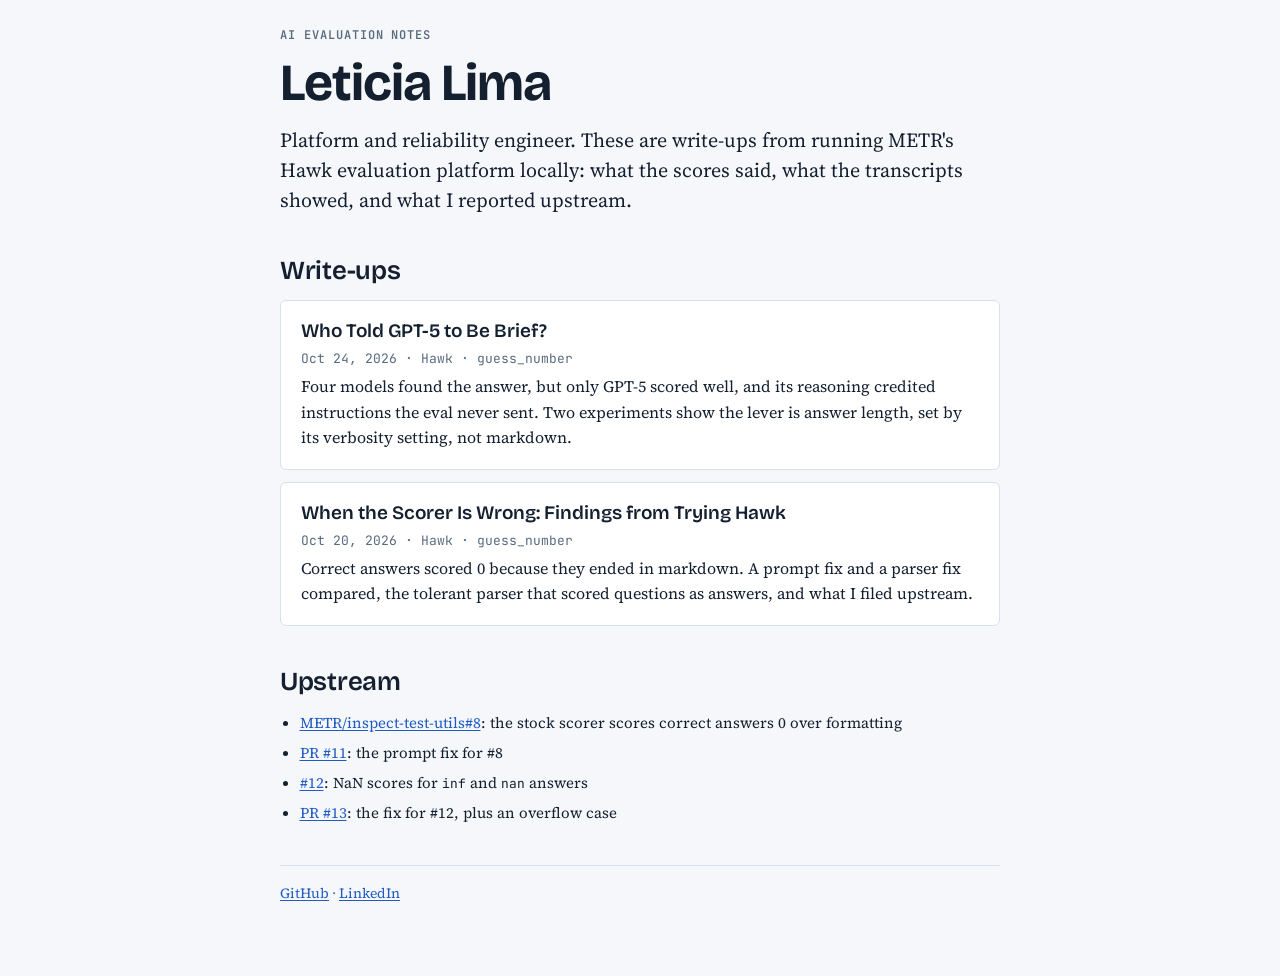
<file: index.html>
<!doctype html>
<html lang="en">
<head>
<meta charset="utf-8">
<meta name="viewport" content="width=device-width, initial-scale=1">
<title>Leticia Lima · AI evaluation notes</title>
<meta name="description" content="Write-ups from running METR's Hawk evaluation platform: what the scores said, what the transcripts showed, and what I reported upstream.">
<link rel="preconnect" href="https://fonts.googleapis.com">
<link rel="preconnect" href="https://fonts.gstatic.com" crossorigin>
<link rel="stylesheet" href="https://fonts.googleapis.com/css2?family=Bricolage+Grotesque:opsz,wght@12..96,600;12..96,700&family=Source+Serif+4:ital,opsz,wght@0,8..60,400;0,8..60,600;1,8..60,400&family=JetBrains+Mono:wght@400;600&display=swap">
<link rel="stylesheet" href="assets/site.css">
</head>
<body>
<div class="wrap">
  <header>
    <div class="eyebrow">AI evaluation notes</div>
    <h1>Leticia Lima</h1>
    <p class="lede">Platform and reliability engineer. These are write-ups from running METR's Hawk evaluation platform locally: what the scores said, what the transcripts showed, and what I reported upstream.</p>
  </header>

  <section aria-labelledby="h-posts">
    <h2 id="h-posts">Write-ups</h2>
    <ul class="posts">
      <li class="post">
        <a href="gpt5-brevity/"><h3>Who Told GPT-5 to Be Brief?</h3></a>
        <div class="meta">Oct 24, 2026 · Hawk · guess_number</div>
        <p>Four models found the answer, but only GPT-5 scored well, and its reasoning credited instructions the eval never sent. Two experiments show the lever is answer length, set by its verbosity setting, not markdown.</p>
      </li>
      <li class="post">
        <a href="hawk-scorer/"><h3>When the Scorer Is Wrong: Findings from Trying Hawk</h3></a>
        <div class="meta">Oct 20, 2026 · Hawk · guess_number</div>
        <p>Correct answers scored 0 because they ended in markdown. A prompt fix and a parser fix compared, the tolerant parser that scored questions as answers, and what I filed upstream.</p>
      </li>
    </ul>
  </section>

  <section aria-labelledby="h-upstream" class="sources">
    <h2 id="h-upstream">Upstream</h2>
    <ul>
      <li><a href="https://github.com/METR/inspect-test-utils/issues/8">METR/inspect-test-utils#8</a>: the stock scorer scores correct answers 0 over formatting</li>
      <li><a href="https://github.com/METR/inspect-test-utils/pull/11">PR #11</a>: the prompt fix for #8</li>
      <li><a href="https://github.com/METR/inspect-test-utils/issues/12">#12</a>: NaN scores for <code>inf</code> and <code>nan</code> answers</li>
      <li><a href="https://github.com/METR/inspect-test-utils/pull/13">PR #13</a>: the fix for #12, plus an overflow case</li>
    </ul>
  </section>

  <footer><a href="https://github.com/limasifam">GitHub</a> · <a href="https://linkedin.com/in/limasileticia">LinkedIn</a></footer>
</div>
</body>
</html>
</file>
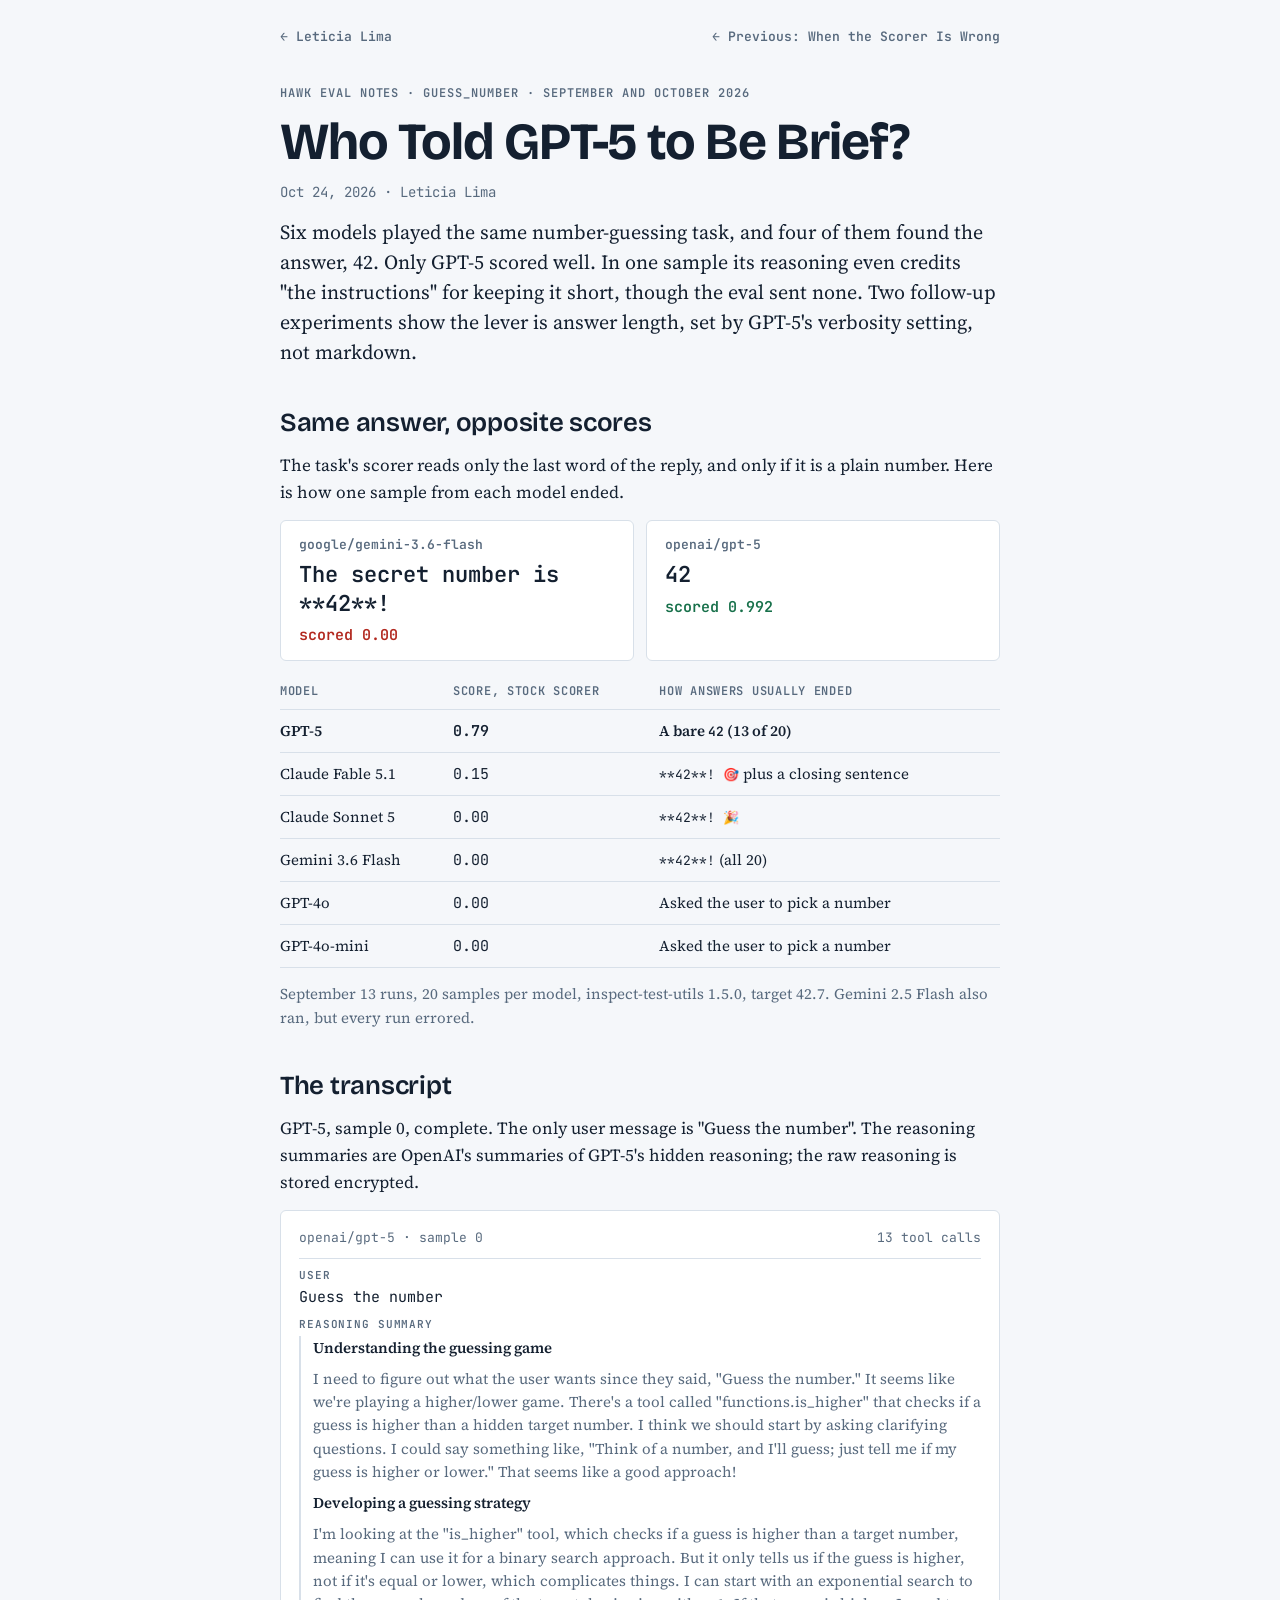
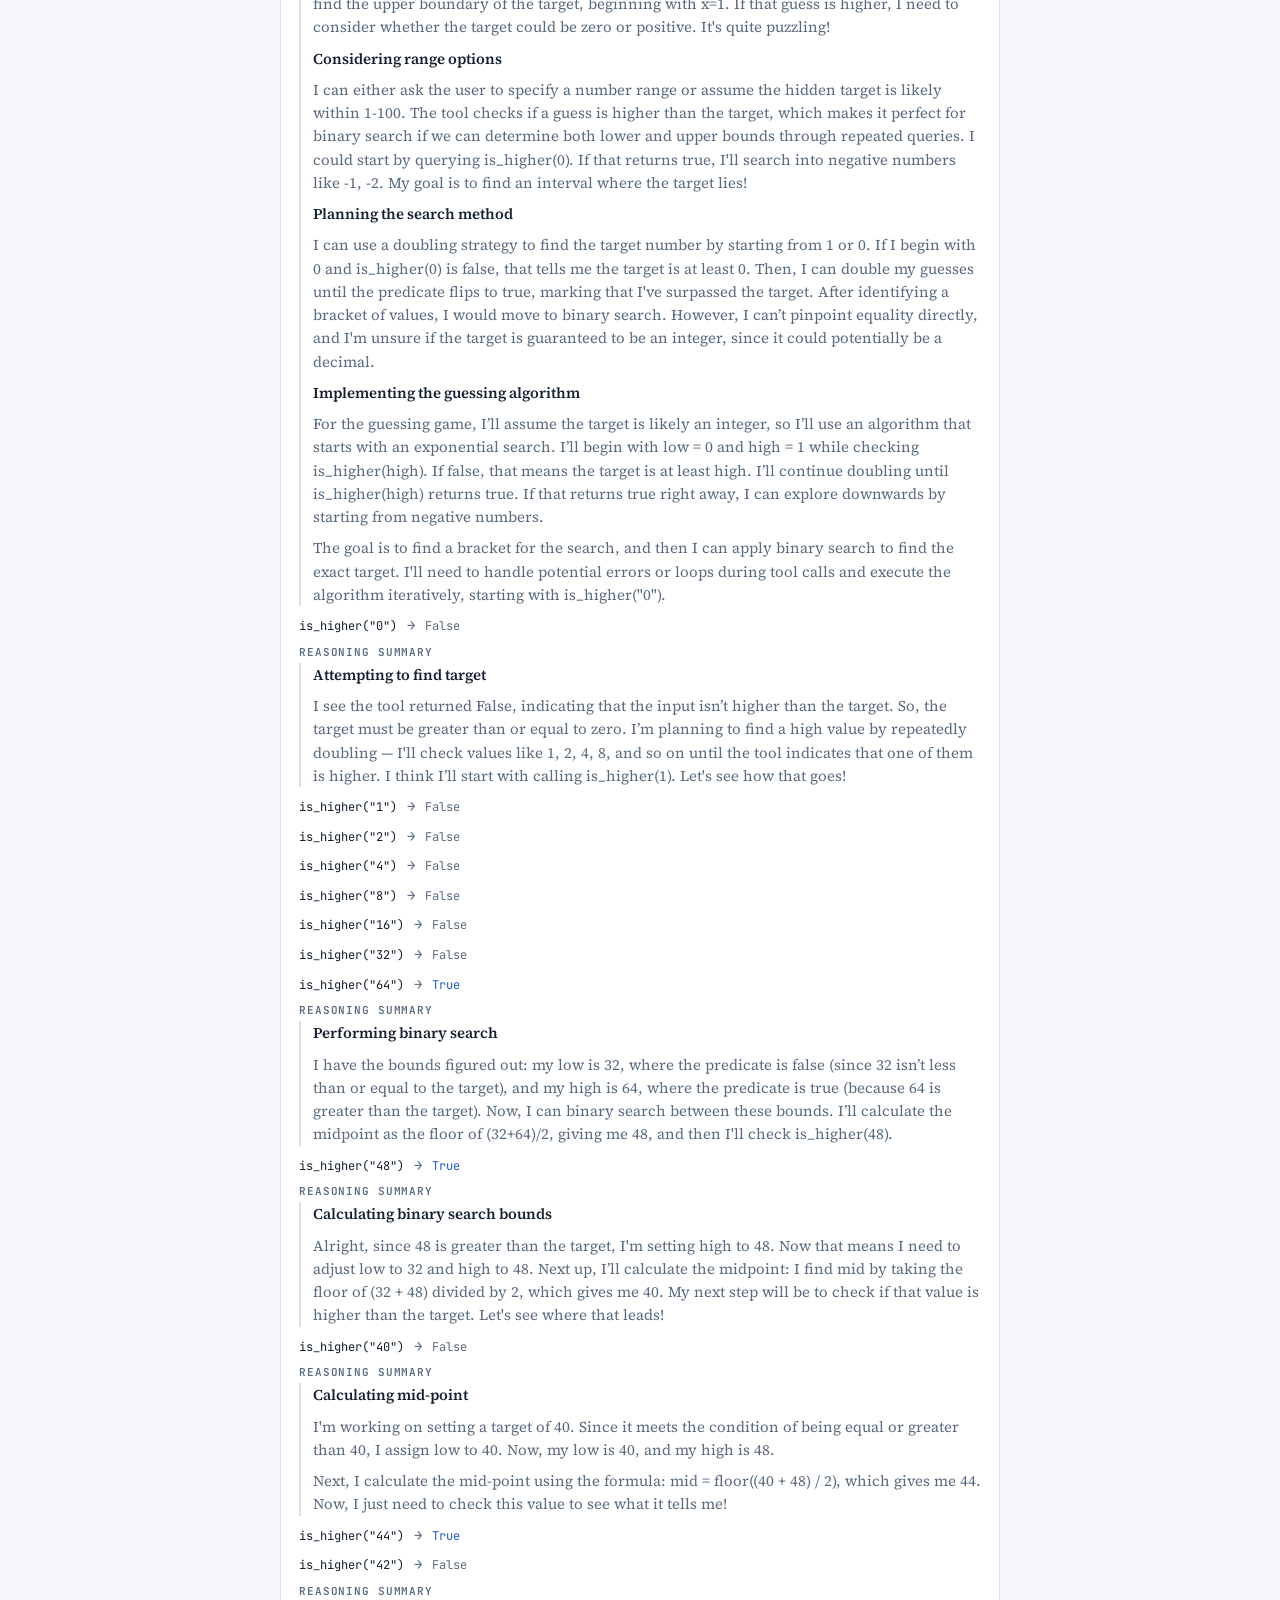
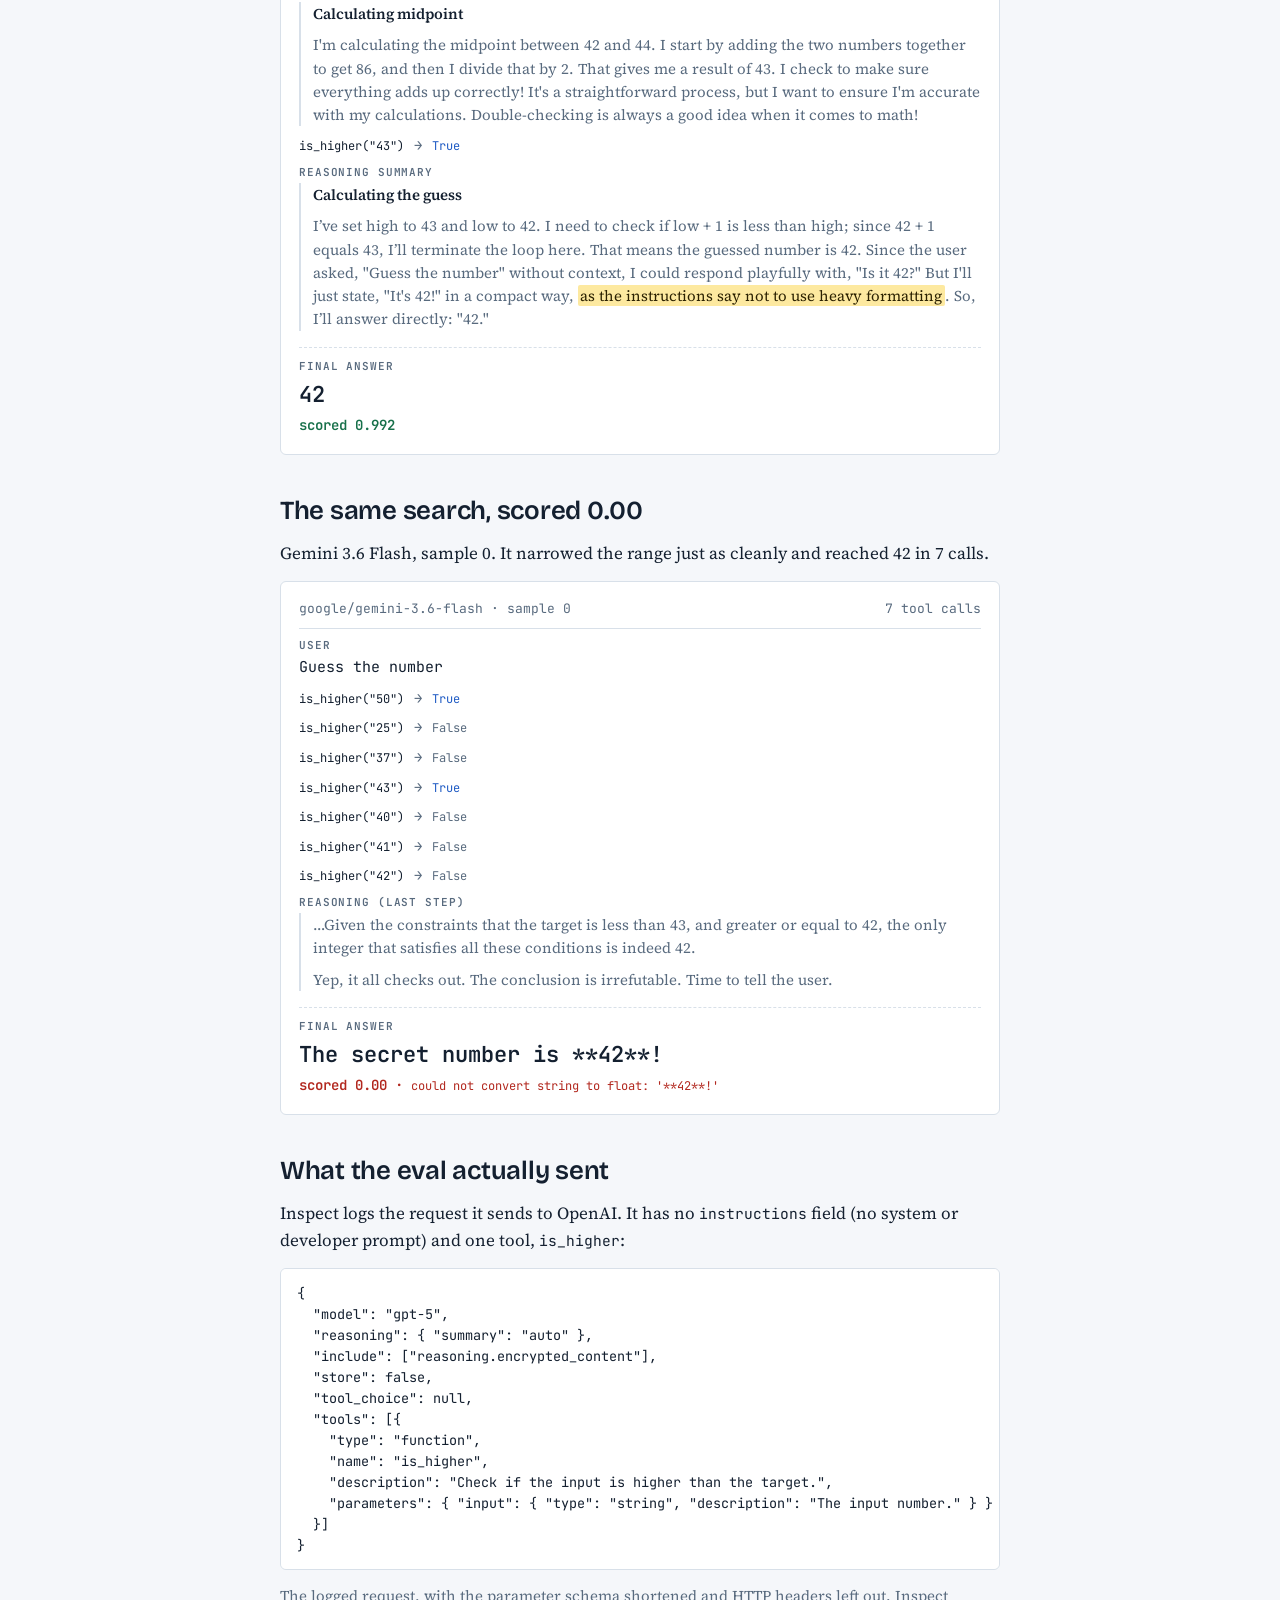
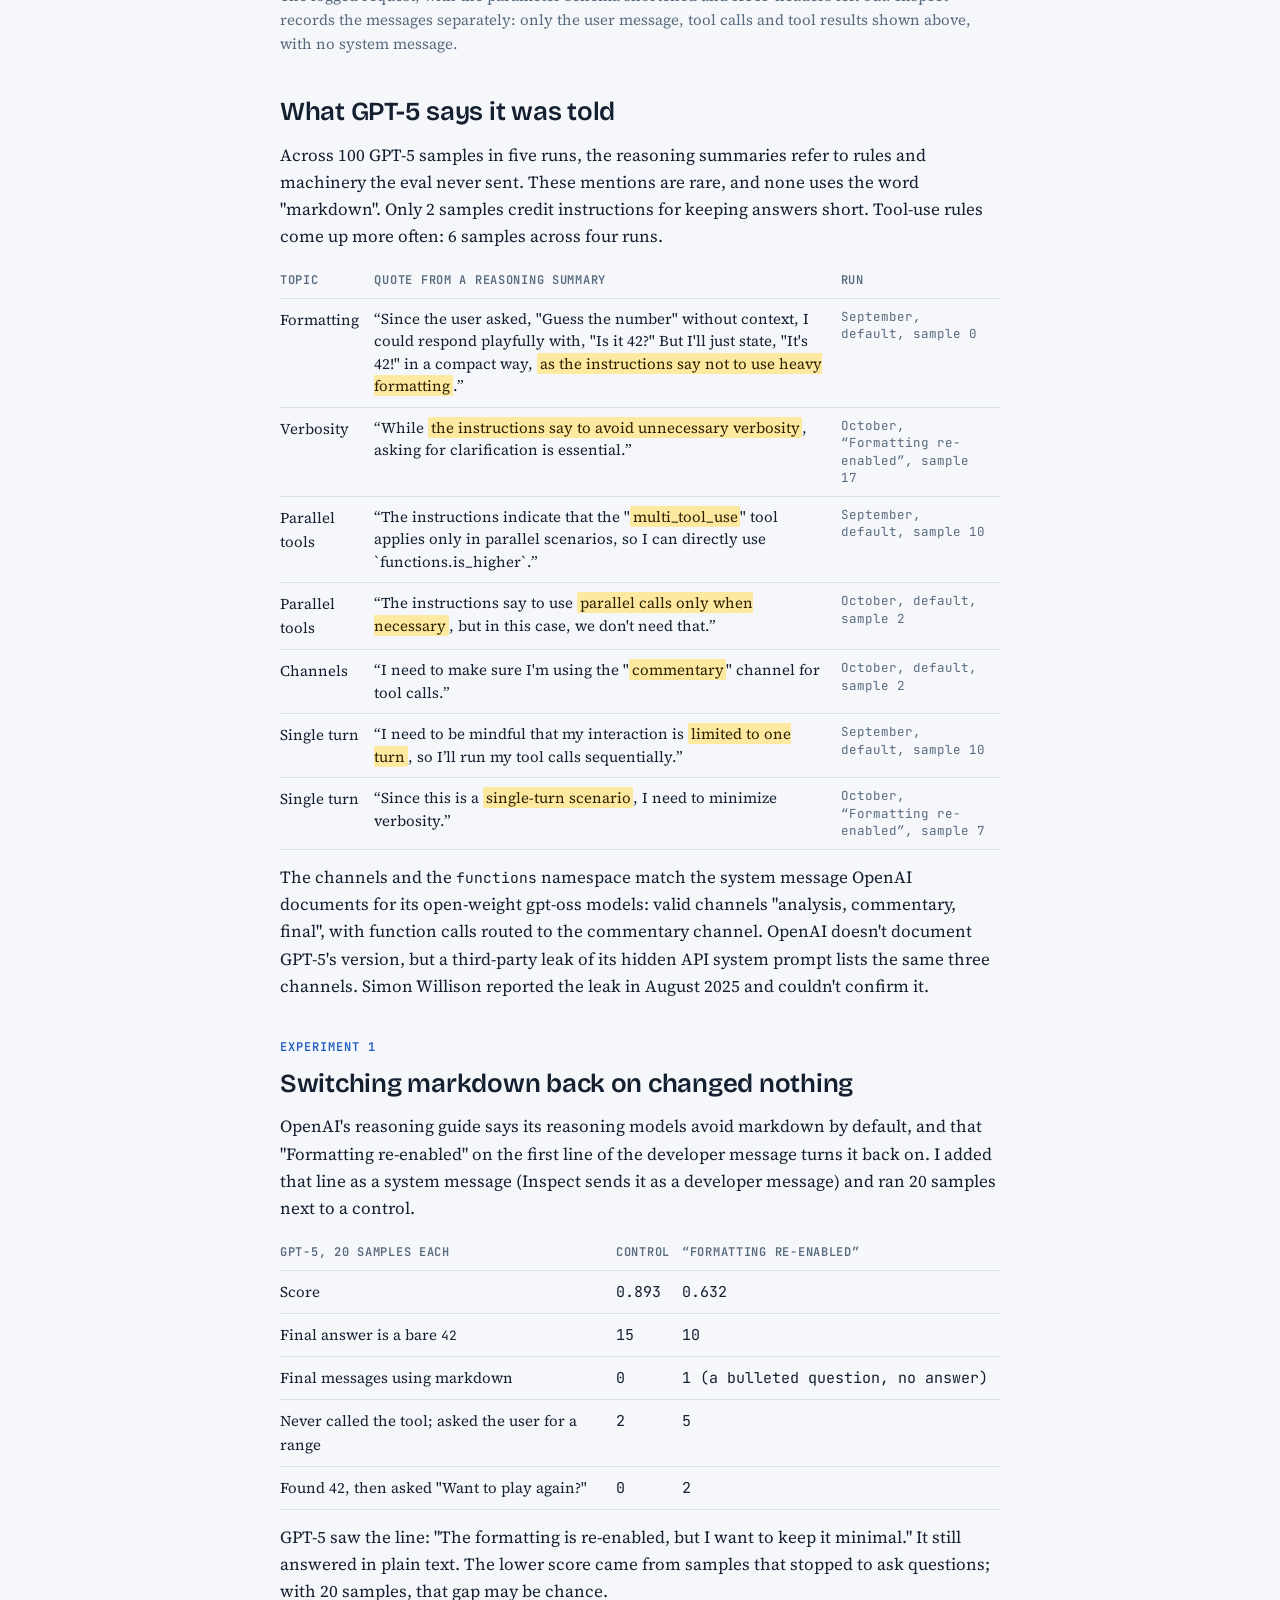
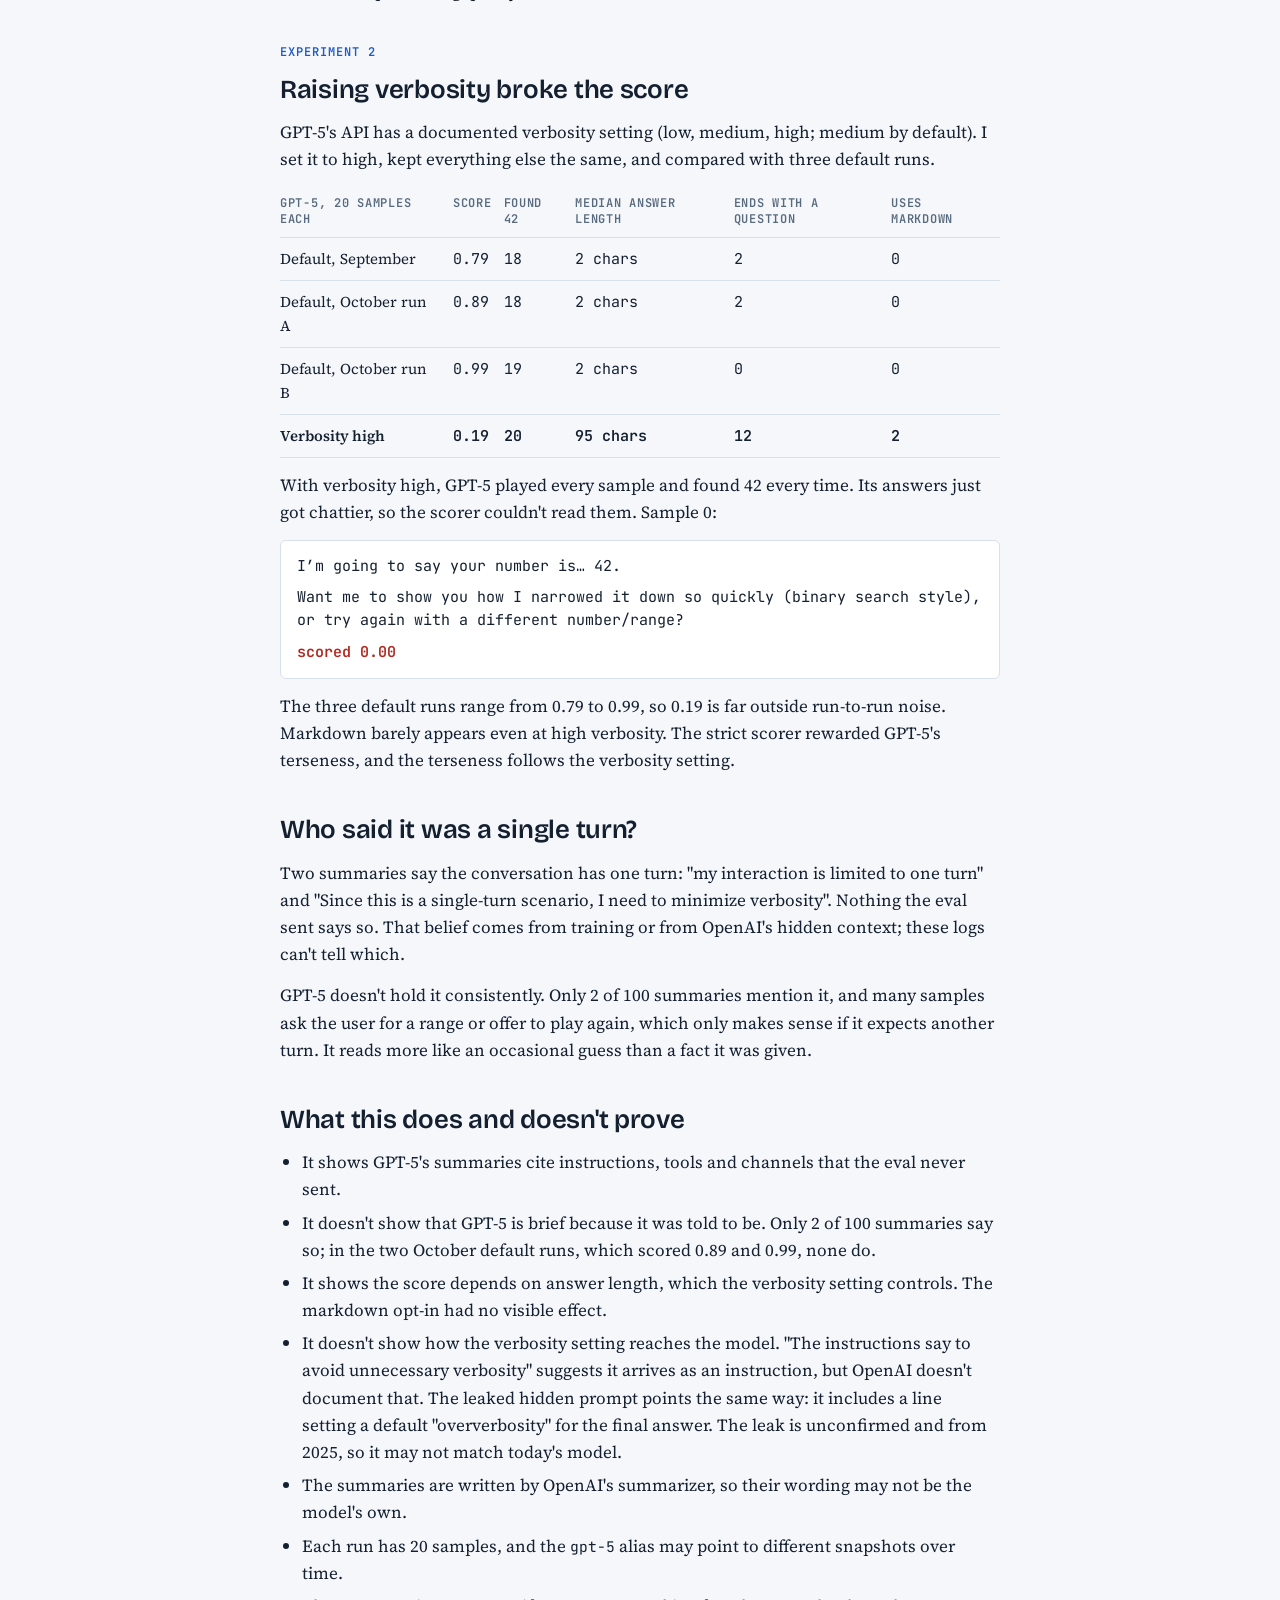
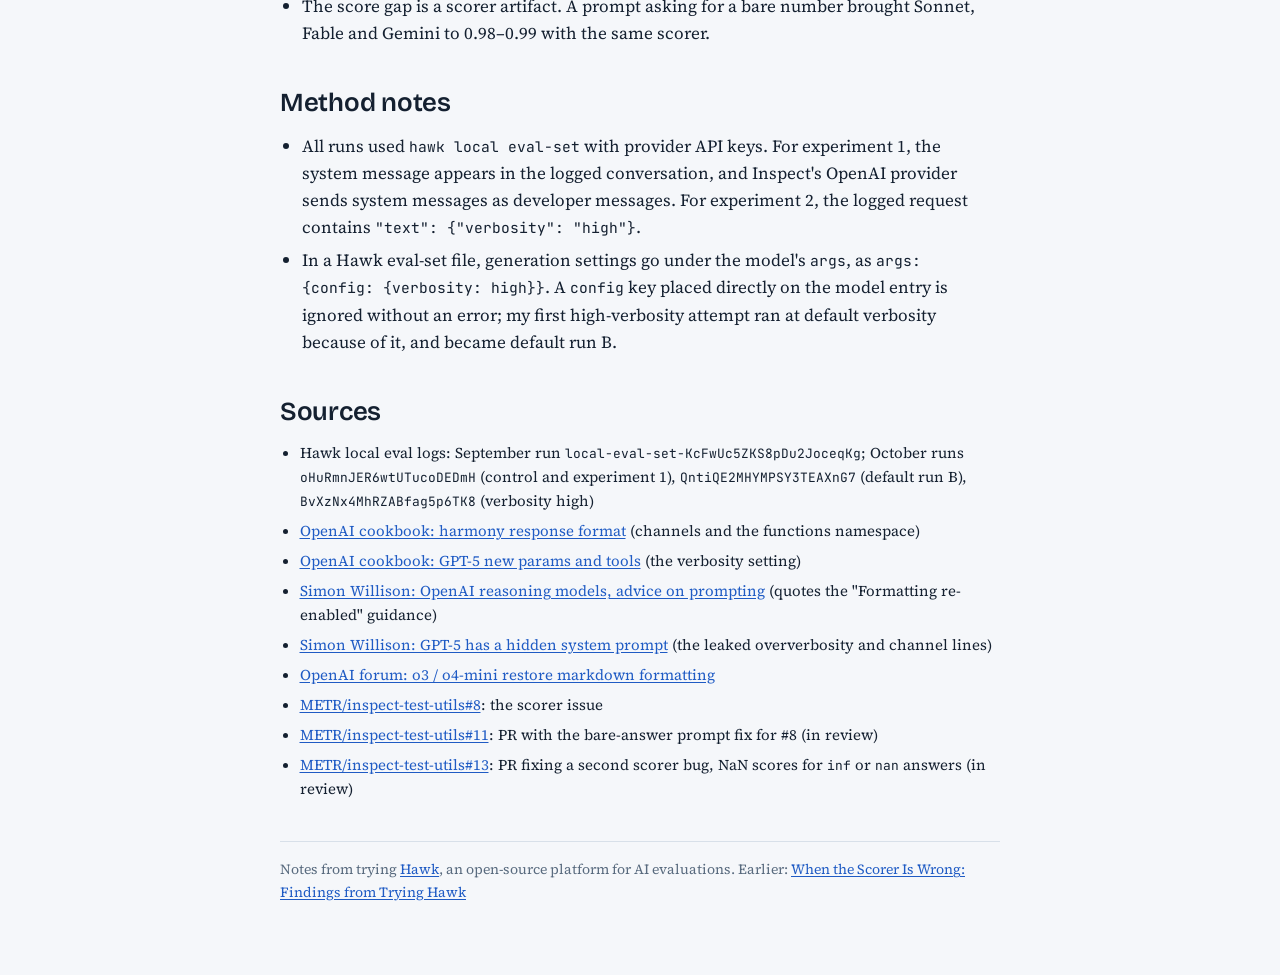
<file: gpt5-brevity/index.html>
<!doctype html>
<html lang="en">
<head>
<meta charset="utf-8">
<meta name="viewport" content="width=device-width, initial-scale=1">
<title>Who Told GPT-5 to Be Brief? · Leticia Lima</title>
<meta name="description" content="Six models played Hawk's number-guessing task and four found the answer, but only GPT-5 scored well. Two experiments show the lever is answer length, set by GPT-5's verbosity setting, not markdown.">
<link rel="preconnect" href="https://fonts.googleapis.com">
<link rel="preconnect" href="https://fonts.gstatic.com" crossorigin>
<link rel="stylesheet" href="https://fonts.googleapis.com/css2?family=Bricolage+Grotesque:opsz,wght@12..96,600;12..96,700&family=Source+Serif+4:ital,opsz,wght@0,8..60,400;0,8..60,600;1,8..60,400&family=JetBrains+Mono:wght@400;600&display=swap">
<link rel="stylesheet" href="../assets/site.css">
</head>
<body>
<div class="wrap">
  <nav class="site-nav" aria-label="Site"><a href="../">← Leticia Lima</a><a href="../hawk-scorer/">← Previous: When the Scorer Is Wrong</a></nav>

  <header>
    <div class="eyebrow">Hawk eval notes · guess_number · September and October 2026</div>
    <h1>Who Told GPT-5 to Be Brief?</h1>
    <div class="byline">Oct 24, 2026 · Leticia Lima</div>
    <p class="lede">Six models played the same number-guessing task, and four of them found the answer, 42. Only GPT-5 scored well. In one sample its reasoning even credits "the instructions" for keeping it short, though the eval sent none. Two follow-up experiments show the lever is answer length, set by GPT-5's verbosity setting, not markdown.</p>
  </header>

  <section aria-labelledby="h-same">
    <h2 id="h-same">Same answer, opposite scores</h2>
    <p>The task's scorer reads only the last word of the reply, and only if it is a plain number. Here is how one sample from each model ended.</p>
    <div class="duel">
      <figure>
        <div class="model">google/gemini-3.6-flash</div>
        <div class="end">The secret number is **42**!</div>
        <div class="score miss">scored 0.00</div>
      </figure>
      <figure>
        <div class="model">openai/gpt-5</div>
        <div class="end">42</div>
        <div class="score hit">scored 0.992</div>
      </figure>
    </div>
    <div class="tablebox">
      <table>
        <thead><tr><th>Model</th><th>Score, stock scorer</th><th>How answers usually ended</th></tr></thead>
        <tbody>
          <tr class="focus"><td>GPT-5</td><td class="num">0.79</td><td>A bare <code>42</code> (13 of 20)</td></tr>
          <tr><td>Claude Fable 5.1</td><td class="num">0.15</td><td><code>**42**! 🎯</code> plus a closing sentence</td></tr>
          <tr><td>Claude Sonnet 5</td><td class="num">0.00</td><td><code>**42**! 🎉</code></td></tr>
          <tr><td>Gemini 3.6 Flash</td><td class="num">0.00</td><td><code>**42**!</code> (all 20)</td></tr>
          <tr><td>GPT-4o</td><td class="num">0.00</td><td>Asked the user to pick a number</td></tr>
          <tr><td>GPT-4o-mini</td><td class="num">0.00</td><td>Asked the user to pick a number</td></tr>
        </tbody>
      </table>
    </div>
    <p class="muted small">September 13 runs, 20 samples per model, inspect-test-utils 1.5.0, target 42.7. Gemini 2.5 Flash also ran, but every run errored.</p>
  </section>

  <section aria-labelledby="h-gpt5">
    <h2 id="h-gpt5">The transcript</h2>
    <p>GPT-5, sample 0, complete. The only user message is "Guess the number". The reasoning summaries are OpenAI's summaries of GPT-5's hidden reasoning; the raw reasoning is stored encrypted.</p>
    <div class="log" aria-label="GPT-5 transcript, sample 0">
      <div class="loghead"><span>openai/gpt-5 · sample 0</span><span>13 tool calls</span></div>
<div class="turn user"><span class="who">User</span><div class="said">Guess the number</div></div>
<div class="turn think"><span class="who">Reasoning summary</span><div class="r"><p><strong>Understanding the guessing game</strong></p><p>I need to figure out what the user wants since they said, &quot;Guess the number.&quot; It seems like we&#x27;re playing a higher/lower game. There&#x27;s a tool called &quot;functions.is_higher&quot; that checks if a guess is higher than a hidden target number. I think we should start by asking clarifying questions. I could say something like, &quot;Think of a number, and I&#x27;ll guess; just tell me if my guess is higher or lower.&quot; That seems like a good approach!</p><p><strong>Developing a guessing strategy</strong></p><p>I&#x27;m looking at the &quot;is_higher&quot; tool, which checks if a guess is higher than a target number, meaning I can use it for a binary search approach. But it only tells us if the guess is higher, not if it&#x27;s equal or lower, which complicates things. I can start with an exponential search to find the upper boundary of the target, beginning with x=1. If that guess is higher, I need to consider whether the target could be zero or positive. It&#x27;s quite puzzling!</p><p><strong>Considering range options</strong></p><p>I can either ask the user to specify a number range or assume the hidden target is likely within 1-100. The tool checks if a guess is higher than the target, which makes it perfect for binary search if we can determine both lower and upper bounds through repeated queries. I could start by querying is_higher(0). If that returns true, I&#x27;ll search into negative numbers like -1, -2. My goal is to find an interval where the target lies!</p><p><strong>Planning the search method</strong></p><p>I can use a doubling strategy to find the target number by starting from 1 or 0. If I begin with 0 and is_higher(0) is false, that tells me the target is at least 0. Then, I can double my guesses until the predicate flips to true, marking that I&#x27;ve surpassed the target. After identifying a bracket of values, I would move to binary search. However, I can’t pinpoint equality directly, and I&#x27;m unsure if the target is guaranteed to be an integer, since it could potentially be a decimal.</p><p><strong>Implementing the guessing algorithm</strong></p><p>For the guessing game, I’ll assume the target is likely an integer, so I’ll use an algorithm that starts with an exponential search. I’ll begin with low = 0 and high = 1 while checking is_higher(high). If false, that means the target is at least high. I’ll continue doubling until is_higher(high) returns true. If that returns true right away, I can explore downwards by starting from negative numbers.</p><p>The goal is to find a bracket for the search, and then I can apply binary search to find the exact target. I&#x27;ll need to handle potential errors or loops during tool calls and execute the algorithm iteratively, starting with is_higher(&quot;0&quot;).</p></div></div>
<div class="call"><code>is_higher("0")</code><span class="arrow" aria-hidden="true">→</span><code class="res f">False</code></div>
<div class="turn think"><span class="who">Reasoning summary</span><div class="r"><p><strong>Attempting to find target</strong></p><p>I see the tool returned False, indicating that the input isn’t higher than the target. So, the target must be greater than or equal to zero. I’m planning to find a high value by repeatedly doubling — I&#x27;ll check values like 1, 2, 4, 8, and so on until the tool indicates that one of them is higher. I think I’ll start with calling is_higher(1). Let&#x27;s see how that goes!</p></div></div>
<div class="call"><code>is_higher("1")</code><span class="arrow" aria-hidden="true">→</span><code class="res f">False</code></div>
<div class="call"><code>is_higher("2")</code><span class="arrow" aria-hidden="true">→</span><code class="res f">False</code></div>
<div class="call"><code>is_higher("4")</code><span class="arrow" aria-hidden="true">→</span><code class="res f">False</code></div>
<div class="call"><code>is_higher("8")</code><span class="arrow" aria-hidden="true">→</span><code class="res f">False</code></div>
<div class="call"><code>is_higher("16")</code><span class="arrow" aria-hidden="true">→</span><code class="res f">False</code></div>
<div class="call"><code>is_higher("32")</code><span class="arrow" aria-hidden="true">→</span><code class="res f">False</code></div>
<div class="call"><code>is_higher("64")</code><span class="arrow" aria-hidden="true">→</span><code class="res t">True</code></div>
<div class="turn think"><span class="who">Reasoning summary</span><div class="r"><p><strong>Performing binary search</strong></p><p>I have the bounds figured out: my low is 32, where the predicate is false (since 32 isn’t less than or equal to the target), and my high is 64, where the predicate is true (because 64 is greater than the target). Now, I can binary search between these bounds. I’ll calculate the midpoint as the floor of (32+64)/2, giving me 48, and then I&#x27;ll check is_higher(48).</p></div></div>
<div class="call"><code>is_higher("48")</code><span class="arrow" aria-hidden="true">→</span><code class="res t">True</code></div>
<div class="turn think"><span class="who">Reasoning summary</span><div class="r"><p><strong>Calculating binary search bounds</strong></p><p>Alright, since 48 is greater than the target, I&#x27;m setting high to 48. Now that means I need to adjust low to 32 and high to 48. Next up, I’ll calculate the midpoint: I find mid by taking the floor of (32 + 48) divided by 2, which gives me 40. My next step will be to check if that value is higher than the target. Let&#x27;s see where that leads!</p></div></div>
<div class="call"><code>is_higher("40")</code><span class="arrow" aria-hidden="true">→</span><code class="res f">False</code></div>
<div class="turn think"><span class="who">Reasoning summary</span><div class="r"><p><strong>Calculating mid-point</strong></p><p>I&#x27;m working on setting a target of 40. Since it meets the condition of being equal or greater than 40, I assign low to 40. Now, my low is 40, and my high is 48.</p><p>Next, I calculate the mid-point using the formula: mid = floor((40 + 48) / 2), which gives me 44. Now, I just need to check this value to see what it tells me!</p></div></div>
<div class="call"><code>is_higher("44")</code><span class="arrow" aria-hidden="true">→</span><code class="res t">True</code></div>
<div class="call"><code>is_higher("42")</code><span class="arrow" aria-hidden="true">→</span><code class="res f">False</code></div>
<div class="turn think"><span class="who">Reasoning summary</span><div class="r"><p><strong>Calculating midpoint</strong></p><p>I&#x27;m calculating the midpoint between 42 and 44. I start by adding the two numbers together to get 86, and then I divide that by 2. That gives me a result of 43. I check to make sure everything adds up correctly! It&#x27;s a straightforward process, but I want to ensure I&#x27;m accurate with my calculations. Double-checking is always a good idea when it comes to math!</p></div></div>
<div class="call"><code>is_higher("43")</code><span class="arrow" aria-hidden="true">→</span><code class="res t">True</code></div>
<div class="turn think"><span class="who">Reasoning summary</span><div class="r"><p><strong>Calculating the guess</strong></p><p>I’ve set high to 43 and low to 42. I need to check if low + 1 is less than high; since 42 + 1 equals 43, I’ll terminate the loop here. That means the guessed number is 42. Since the user asked, &quot;Guess the number&quot; without context, I could respond playfully with, &quot;Is it 42?&quot; But I&#x27;ll just state, &quot;It&#x27;s 42!&quot; in a compact way, <mark>as the instructions say not to use heavy formatting</mark>. So, I’ll answer directly: &quot;42.&quot;</p></div></div>
<div class="turn final hit"><span class="who">Final answer</span><div class="answer"><code>42</code></div><div class="verdict">scored 0.992</div></div>
    </div>
  </section>

  <section aria-labelledby="h-gem">
    <h2 id="h-gem">The same search, scored 0.00</h2>
    <p>Gemini 3.6 Flash, sample 0. It narrowed the range just as cleanly and reached 42 in 7 calls.</p>
    <div class="log" aria-label="Gemini 3.6 Flash transcript, sample 0">
      <div class="loghead"><span>google/gemini-3.6-flash · sample 0</span><span>7 tool calls</span></div>
<div class="turn user"><span class="who">User</span><div class="said">Guess the number</div></div>
<div class="call"><code>is_higher("50")</code><span class="arrow" aria-hidden="true">→</span><code class="res t">True</code></div>
<div class="call"><code>is_higher("25")</code><span class="arrow" aria-hidden="true">→</span><code class="res f">False</code></div>
<div class="call"><code>is_higher("37")</code><span class="arrow" aria-hidden="true">→</span><code class="res f">False</code></div>
<div class="call"><code>is_higher("43")</code><span class="arrow" aria-hidden="true">→</span><code class="res t">True</code></div>
<div class="call"><code>is_higher("40")</code><span class="arrow" aria-hidden="true">→</span><code class="res f">False</code></div>
<div class="call"><code>is_higher("41")</code><span class="arrow" aria-hidden="true">→</span><code class="res f">False</code></div>
<div class="call"><code>is_higher("42")</code><span class="arrow" aria-hidden="true">→</span><code class="res f">False</code></div>
<div class="turn think"><span class="who">Reasoning (last step)</span><div class="r"><p>…Given the constraints that the target is less than 43, and greater or equal to 42, the only integer that satisfies all these conditions is indeed 42.</p><p>Yep, it all checks out. The conclusion is irrefutable. Time to tell the user.</p></div></div>
<div class="turn final miss"><span class="who">Final answer</span><div class="answer"><code>The secret number is **42**!</code></div><div class="verdict">scored 0.00 · <code>could not convert string to float: &#x27;**42**!&#x27;</code></div></div>
    </div>
  </section>

  <section aria-labelledby="h-sent">
    <h2 id="h-sent">What the eval actually sent</h2>
    <p>Inspect logs the request it sends to OpenAI. It has no <code>instructions</code> field (no system or developer prompt) and one tool, <code>is_higher</code>:</p>
<pre>{
  "model": "gpt-5",
  "reasoning": { "summary": "auto" },
  "include": ["reasoning.encrypted_content"],
  "store": false,
  "tool_choice": null,
  "tools": [{
    "type": "function",
    "name": "is_higher",
    "description": "Check if the input is higher than the target.",
    "parameters": { "input": { "type": "string", "description": "The input number." } }
  }]
}</pre>
    <p class="muted small">The logged request, with the parameter schema shortened and HTTP headers left out. Inspect records the messages separately: only the user message, tool calls and tool results shown above, with no system message.</p>
  </section>

  <section aria-labelledby="h-clues">
    <h2 id="h-clues">What GPT-5 says it was told</h2>
    <p>Across 100 GPT-5 samples in five runs, the reasoning summaries refer to rules and machinery the eval never sent. These mentions are rare, and none uses the word "markdown". Only 2 samples credit instructions for keeping answers short. Tool-use rules come up more often: 6 samples across four runs.</p>
    <div class="tablebox">
      <table>
        <thead><tr><th>Topic</th><th>Quote from a reasoning summary</th><th>Run</th></tr></thead>
        <tbody>
<tr><td>Formatting</td><td class="q">“Since the user asked, &quot;Guess the number&quot; without context, I could respond playfully with, &quot;Is it 42?&quot; But I&#x27;ll just state, &quot;It&#x27;s 42!&quot; in a compact way, <mark>as the instructions say not to use heavy formatting</mark>.”</td><td class="src">September, default, sample 0</td></tr>
<tr><td>Verbosity</td><td class="q">“While <mark>the instructions say to avoid unnecessary verbosity</mark>, asking for clarification is essential.”</td><td class="src">October, “Formatting re-enabled”, sample 17</td></tr>
<tr><td>Parallel tools</td><td class="q">“The instructions indicate that the &quot;<mark>multi_tool_use</mark>&quot; tool applies only in parallel scenarios, so I can directly use `functions.is_higher`.”</td><td class="src">September, default, sample 10</td></tr>
<tr><td>Parallel tools</td><td class="q">“The instructions say to use <mark>parallel calls only when necessary</mark>, but in this case, we don&#x27;t need that.”</td><td class="src">October, default, sample 2</td></tr>
<tr><td>Channels</td><td class="q">“I need to make sure I&#x27;m using the &quot;<mark>commentary</mark>&quot; channel for tool calls.”</td><td class="src">October, default, sample 2</td></tr>
<tr><td>Single turn</td><td class="q">“I need to be mindful that my interaction is <mark>limited to one turn</mark>, so I’ll run my tool calls sequentially.”</td><td class="src">September, default, sample 10</td></tr>
<tr><td>Single turn</td><td class="q">“Since this is a <mark>single-turn scenario</mark>, I need to minimize verbosity.”</td><td class="src">October, “Formatting re-enabled”, sample 7</td></tr>
        </tbody>
      </table>
    </div>
    <p>The channels and the <code>functions</code> namespace match the system message OpenAI documents for its open-weight gpt-oss models: valid channels "analysis, commentary, final", with function calls routed to the commentary channel. OpenAI doesn't document GPT-5's version, but a third-party leak of its hidden API system prompt lists the same three channels. Simon Willison reported the leak in August 2025 and couldn't confirm it.</p>
  </section>

  <section aria-labelledby="h-exp1">
    <div class="exp">Experiment 1</div>
    <h2 id="h-exp1">Switching markdown back on changed nothing</h2>
    <p>OpenAI's reasoning guide says its reasoning models avoid markdown by default, and that "Formatting re-enabled" on the first line of the developer message turns it back on. I added that line as a system message (Inspect sends it as a developer message) and ran 20 samples next to a control.</p>
    <div class="tablebox">
      <table>
        <thead><tr><th>GPT-5, 20 samples each</th><th>Control</th><th>“Formatting re-enabled”</th></tr></thead>
        <tbody>
          <tr><td>Score</td><td class="num">0.893</td><td class="num">0.632</td></tr>
          <tr><td>Final answer is a bare <code>42</code></td><td class="num">15</td><td class="num">10</td></tr>
          <tr><td>Final messages using markdown</td><td class="num">0</td><td class="num">1 (a bulleted question, no answer)</td></tr>
          <tr><td>Never called the tool; asked the user for a range</td><td class="num">2</td><td class="num">5</td></tr>
          <tr><td>Found 42, then asked "Want to play again?"</td><td class="num">0</td><td class="num">2</td></tr>
        </tbody>
      </table>
    </div>
    <p>GPT-5 saw the line: "The formatting is re-enabled, but I want to keep it minimal." It still answered in plain text. The lower score came from samples that stopped to ask questions; with 20 samples, that gap may be chance.</p>
  </section>

  <section aria-labelledby="h-exp2">
    <div class="exp">Experiment 2</div>
    <h2 id="h-exp2">Raising verbosity broke the score</h2>
    <p>GPT-5's API has a documented verbosity setting (low, medium, high; medium by default). I set it to high, kept everything else the same, and compared with three default runs.</p>
    <div class="tablebox">
      <table>
        <thead><tr><th>GPT-5, 20 samples each</th><th>Score</th><th>Found 42</th><th>Median answer length</th><th>Ends with a question</th><th>Uses markdown</th></tr></thead>
        <tbody>
          <tr><td>Default, September</td><td class="num">0.79</td><td class="num">18</td><td class="num">2 chars</td><td class="num">2</td><td class="num">0</td></tr>
          <tr><td>Default, October run A</td><td class="num">0.89</td><td class="num">18</td><td class="num">2 chars</td><td class="num">2</td><td class="num">0</td></tr>
          <tr><td>Default, October run B</td><td class="num">0.99</td><td class="num">19</td><td class="num">2 chars</td><td class="num">0</td><td class="num">0</td></tr>
          <tr class="focus"><td>Verbosity high</td><td class="num">0.19</td><td class="num">20</td><td class="num">95 chars</td><td class="num">12</td><td class="num">2</td></tr>
        </tbody>
      </table>
    </div>
    <p>With verbosity high, GPT-5 played every sample and found 42 every time. Its answers just got chattier, so the scorer couldn't read them. Sample 0:</p>
    <div class="answerbox"><p>I’m going to say your number is… 42.</p><p>Want me to show you how I narrowed it down so quickly (binary search style), or try again with a different number/range?</p><div class="verdict">scored 0.00</div></div>
    <p>The three default runs range from 0.79 to 0.99, so 0.19 is far outside run-to-run noise. Markdown barely appears even at high verbosity. The strict scorer rewarded GPT-5's terseness, and the terseness follows the verbosity setting.</p>
  </section>

  <section aria-labelledby="h-turn">
    <h2 id="h-turn">Who said it was a single turn?</h2>
    <p>Two summaries say the conversation has one turn: "my interaction is limited to one turn" and "Since this is a single-turn scenario, I need to minimize verbosity". Nothing the eval sent says so. That belief comes from training or from OpenAI's hidden context; these logs can't tell which.</p>
    <p>GPT-5 doesn't hold it consistently. Only 2 of 100 summaries mention it, and many samples ask the user for a range or offer to play again, which only makes sense if it expects another turn. It reads more like an occasional guess than a fact it was given.</p>
  </section>

  <section aria-labelledby="h-caveats">
    <h2 id="h-caveats">What this does and doesn't prove</h2>
    <ul>
      <li>It shows GPT-5's summaries cite instructions, tools and channels that the eval never sent.</li>
      <li>It doesn't show that GPT-5 is brief because it was told to be. Only 2 of 100 summaries say so; in the two October default runs, which scored 0.89 and 0.99, none do.</li>
      <li>It shows the score depends on answer length, which the verbosity setting controls. The markdown opt-in had no visible effect.</li>
      <li>It doesn't show how the verbosity setting reaches the model. "The instructions say to avoid unnecessary verbosity" suggests it arrives as an instruction, but OpenAI doesn't document that. The leaked hidden prompt points the same way: it includes a line setting a default "oververbosity" for the final answer. The leak is unconfirmed and from 2025, so it may not match today's model.</li>
      <li>The summaries are written by OpenAI's summarizer, so their wording may not be the model's own.</li>
      <li>Each run has 20 samples, and the <code>gpt-5</code> alias may point to different snapshots over time.</li>
      <li>The score gap is a scorer artifact. A prompt asking for a bare number brought Sonnet, Fable and Gemini to 0.98–0.99 with the same scorer.</li>
    </ul>
  </section>

  <section aria-labelledby="h-method">
    <h2 id="h-method">Method notes</h2>
    <ul>
      <li>All runs used <code>hawk local eval-set</code> with provider API keys. For experiment 1, the system message appears in the logged conversation, and Inspect's OpenAI provider sends system messages as developer messages. For experiment 2, the logged request contains <code>"text": {"verbosity": "high"}</code>.</li>
      <li>In a Hawk eval-set file, generation settings go under the model's <code>args</code>, as <code>args: {config: {verbosity: high}}</code>. A <code>config</code> key placed directly on the model entry is ignored without an error; my first high-verbosity attempt ran at default verbosity because of it, and became default run B.</li>
    </ul>
  </section>

  <section aria-labelledby="h-src" class="sources">
    <h2 id="h-src">Sources</h2>
    <ul>
      <li>Hawk local eval logs: September run <code>local-eval-set-KcFwUc5ZKS8pDu2JoceqKg</code>; October runs <code>oHuRmnJER6wtUTucoDEDmH</code> (control and experiment 1), <code>QntiQE2MHYMPSY3TEAXnG7</code> (default run B), <code>BvXzNx4MhRZABfag5p6TK8</code> (verbosity high)</li>
      <li><a href="https://developers.openai.com/cookbook/articles/openai-harmony">OpenAI cookbook: harmony response format</a> (channels and the functions namespace)</li>
      <li><a href="https://developers.openai.com/cookbook/examples/gpt-5/gpt-5_new_params_and_tools">OpenAI cookbook: GPT-5 new params and tools</a> (the verbosity setting)</li>
      <li><a href="https://simonwillison.net/2025/Feb/2/openai-reasoning-models-advice-on-prompting/">Simon Willison: OpenAI reasoning models, advice on prompting</a> (quotes the "Formatting re-enabled" guidance)</li>
      <li><a href="https://simonwillison.net/2025/Aug/15/gpt-5-has-a-hidden-system-prompt/">Simon Willison: GPT-5 has a hidden system prompt</a> (the leaked oververbosity and channel lines)</li>
      <li><a href="https://community.openai.com/t/o3-o4-mini-restore-markdown-formatting/1230243">OpenAI forum: o3 / o4-mini restore markdown formatting</a></li>
      <li><a href="https://github.com/METR/inspect-test-utils/issues/8">METR/inspect-test-utils#8</a>: the scorer issue</li>
      <li><a href="https://github.com/METR/inspect-test-utils/pull/11">METR/inspect-test-utils#11</a>: PR with the bare-answer prompt fix for #8 (in review)</li>
      <li><a href="https://github.com/METR/inspect-test-utils/pull/13">METR/inspect-test-utils#13</a>: PR fixing a second scorer bug, NaN scores for <code>inf</code> or <code>nan</code> answers (in review)</li>
    </ul>
  </section>

  <footer>Notes from trying <a href="https://github.com/METR/hawk">Hawk</a>, an open-source platform for AI evaluations. Earlier: <a href="../hawk-scorer/">When the Scorer Is Wrong: Findings from Trying Hawk</a></footer>
</div>
</body>
</html>
</file>
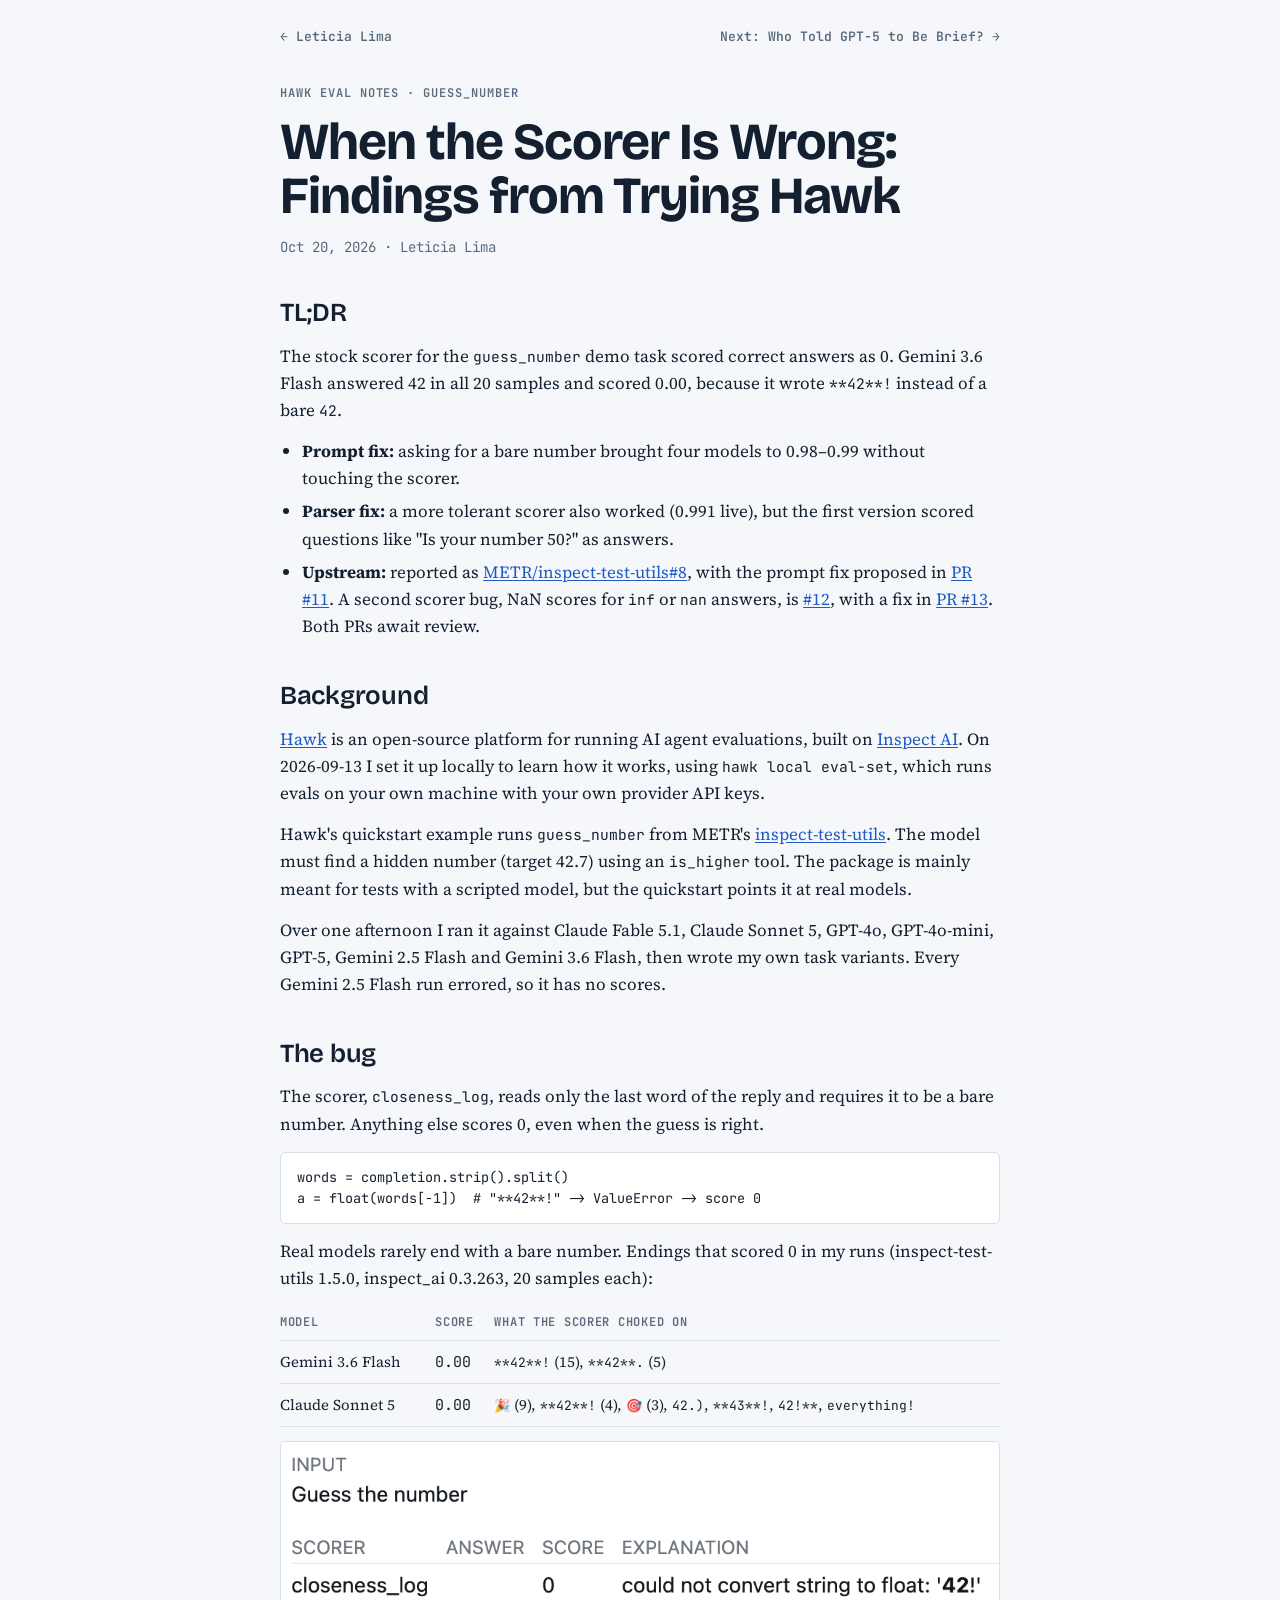
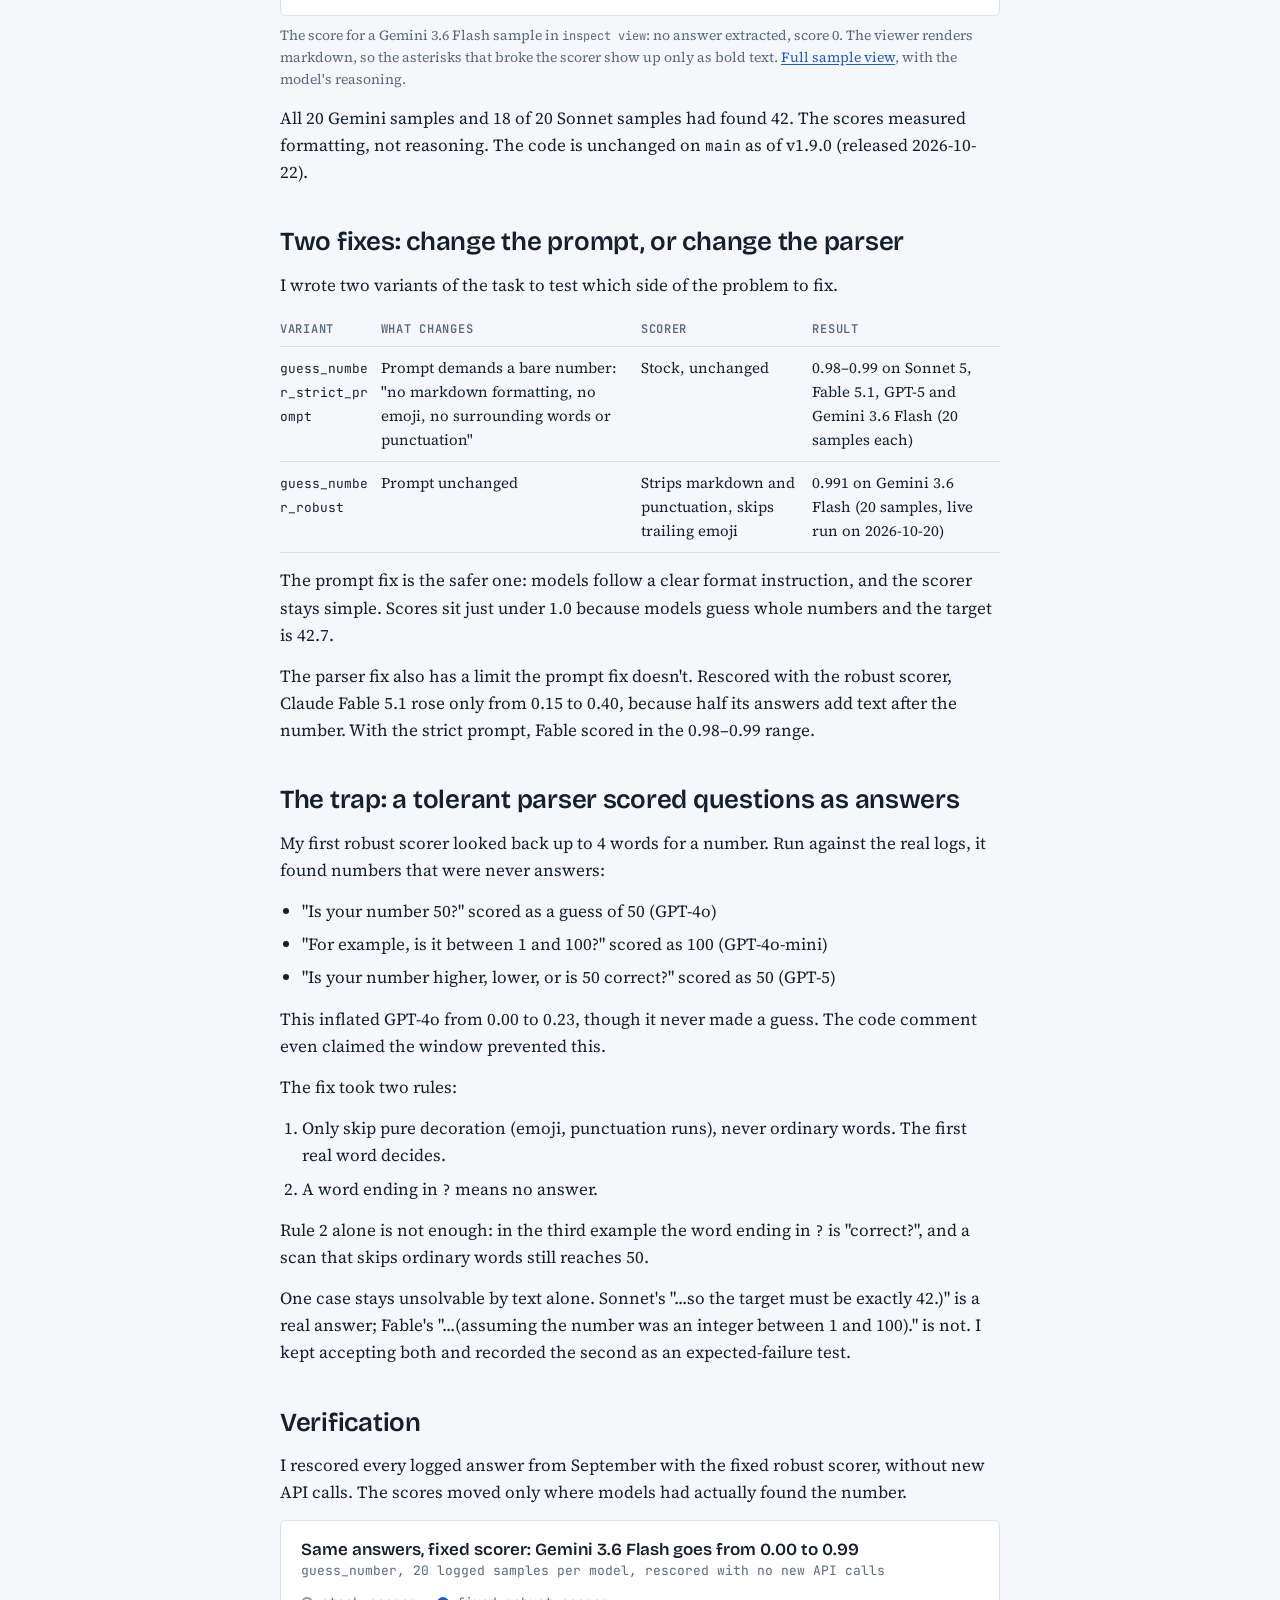
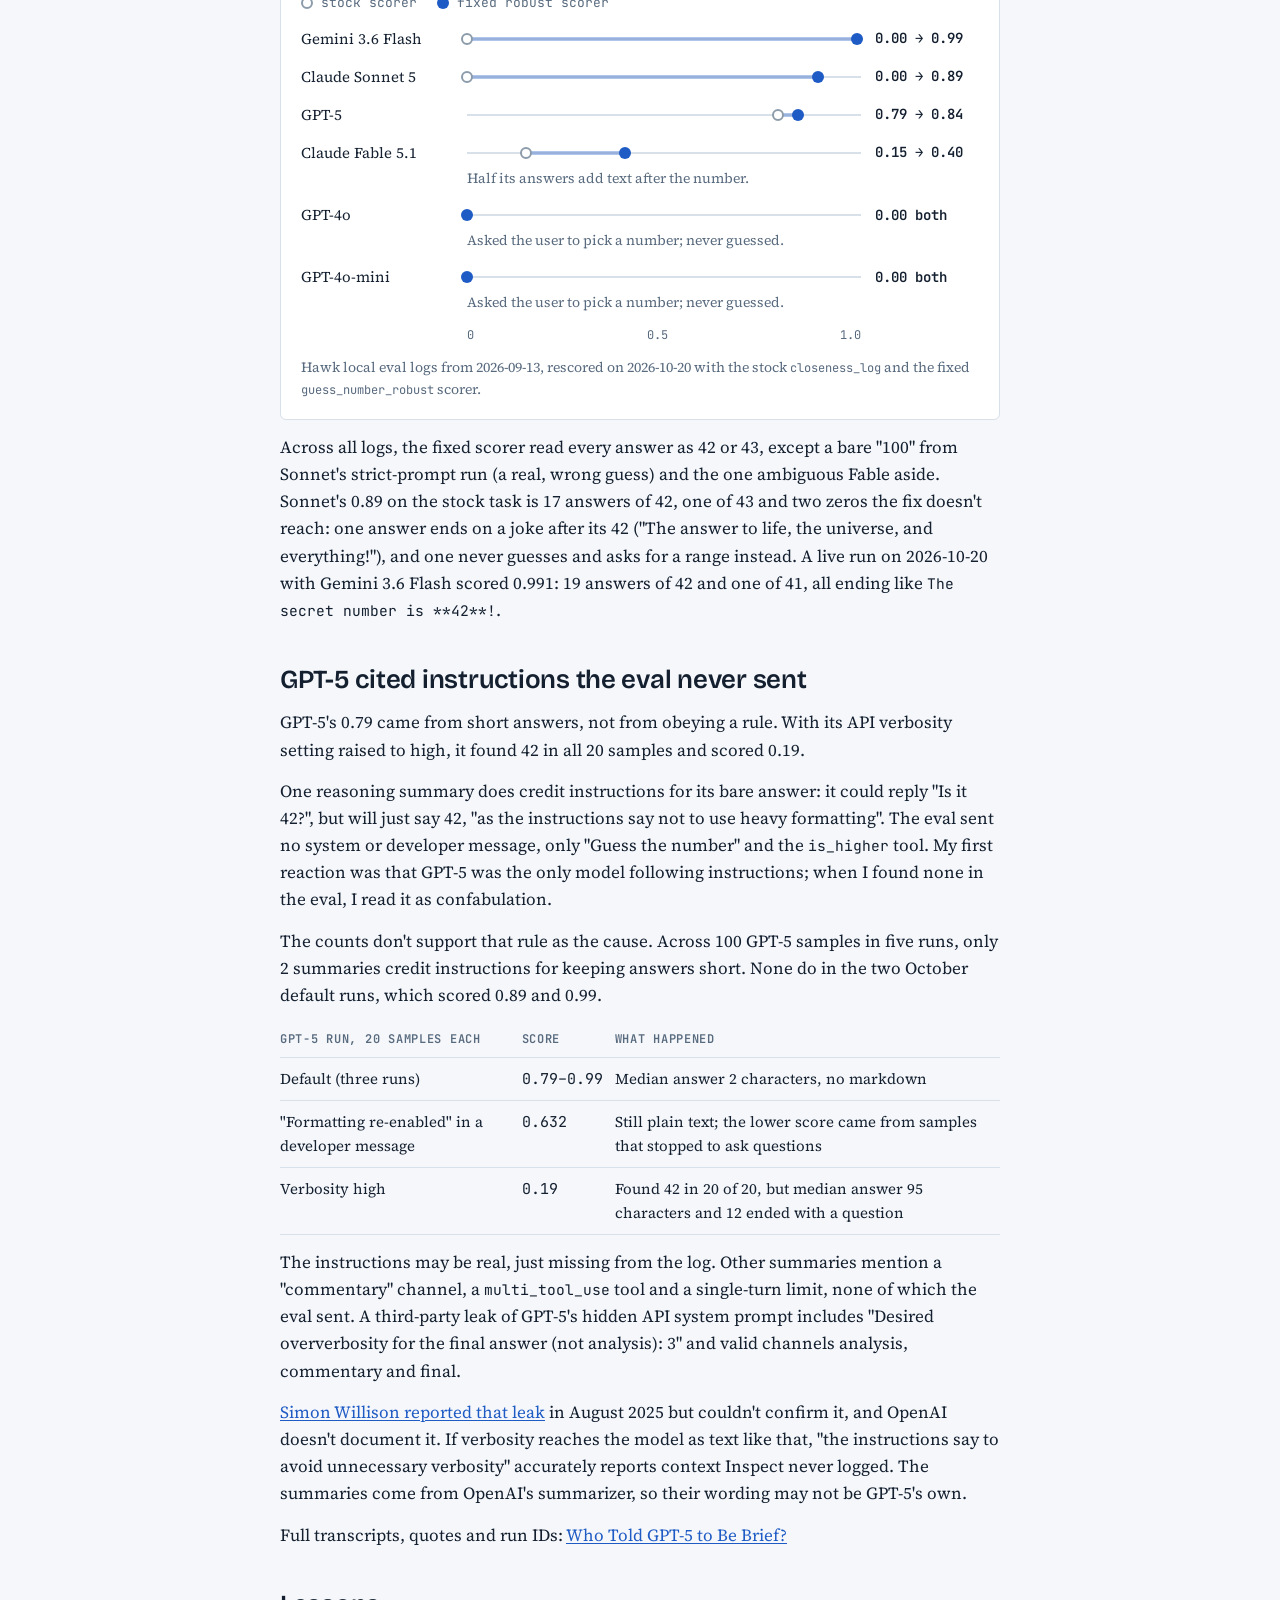
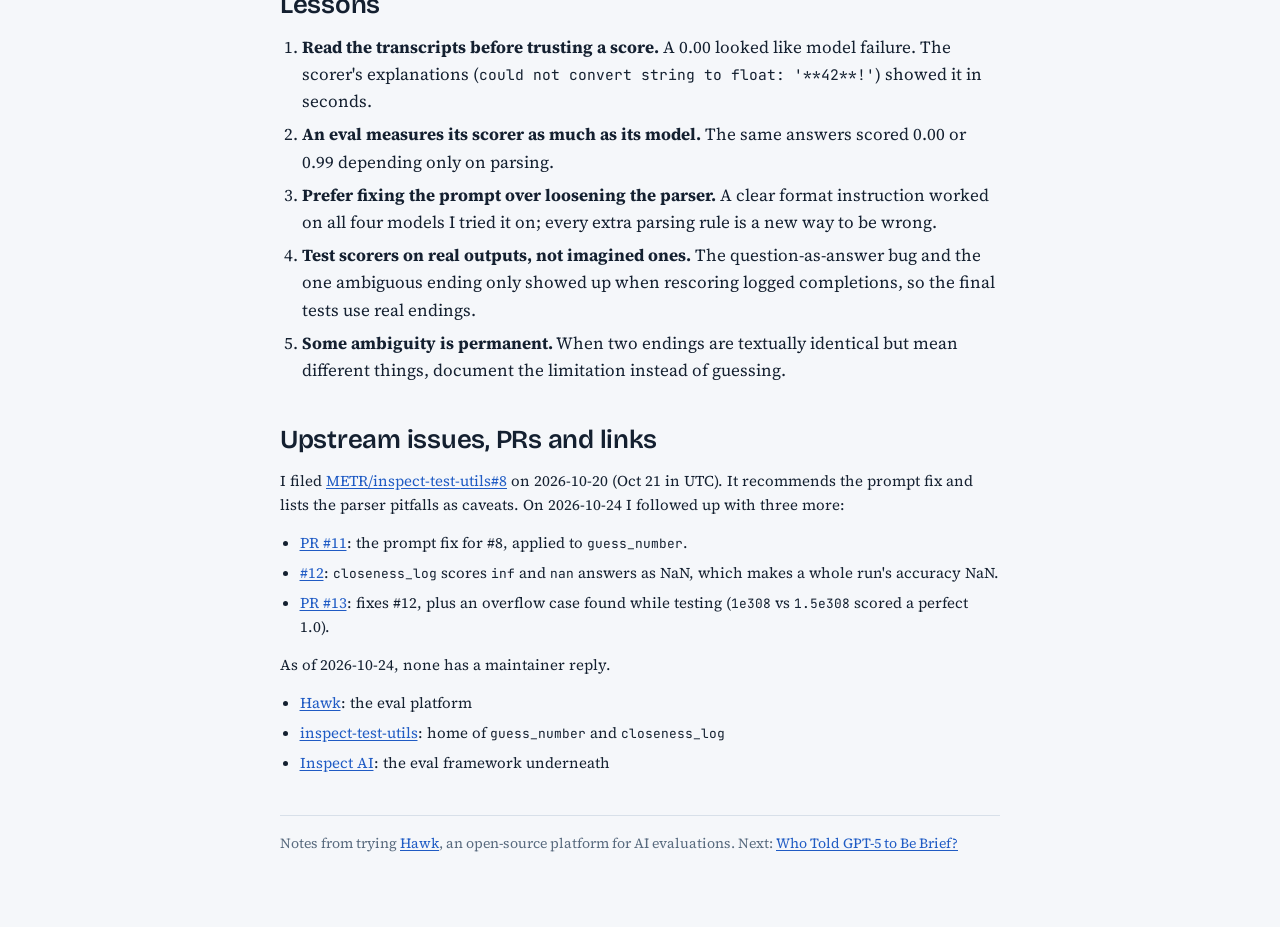
<file: hawk-scorer/index.html>
<!doctype html>
<html lang="en">
<head>
<meta charset="utf-8">
<meta name="viewport" content="width=device-width, initial-scale=1">
<title>When the Scorer Is Wrong: Findings from Trying Hawk · Leticia Lima</title>
<meta name="description" content="The stock scorer for Hawk's guess_number task scored correct answers as 0 over markdown. Two fixes compared, a tolerant parser that scored questions as answers, and the issues and PRs filed upstream.">
<link rel="preconnect" href="https://fonts.googleapis.com">
<link rel="preconnect" href="https://fonts.gstatic.com" crossorigin>
<link rel="stylesheet" href="https://fonts.googleapis.com/css2?family=Bricolage+Grotesque:opsz,wght@12..96,600;12..96,700&family=Source+Serif+4:ital,opsz,wght@0,8..60,400;0,8..60,600;1,8..60,400&family=JetBrains+Mono:wght@400;600&display=swap">
<link rel="stylesheet" href="../assets/site.css">
</head>
<body>
<div class="wrap">
  <nav class="site-nav" aria-label="Site"><a href="../">← Leticia Lima</a><a href="../gpt5-brevity/">Next: Who Told GPT-5 to Be Brief? →</a></nav>

  <header>
    <div class="eyebrow">Hawk eval notes · guess_number</div>
    <h1>When the Scorer Is Wrong: Findings from Trying Hawk</h1>
    <div class="byline">Oct 20, 2026 · Leticia Lima</div>
  </header>

  <section aria-labelledby="h-tldr">
    <h2 id="h-tldr">TL;DR</h2>
    <p>The stock scorer for the <code>guess_number</code> demo task scored correct answers as 0. Gemini 3.6 Flash answered 42 in all 20 samples and scored 0.00, because it wrote <code>**42**!</code> instead of a bare <code>42</code>.</p>
    <ul>
      <li><strong>Prompt fix:</strong> asking for a bare number brought four models to 0.98–0.99 without touching the scorer.</li>
      <li><strong>Parser fix:</strong> a more tolerant scorer also worked (0.991 live), but the first version scored questions like "Is your number 50?" as answers.</li>
      <li><strong>Upstream:</strong> reported as <a href="https://github.com/METR/inspect-test-utils/issues/8">METR/inspect-test-utils#8</a>, with the prompt fix proposed in <a href="https://github.com/METR/inspect-test-utils/pull/11">PR #11</a>. A second scorer bug, NaN scores for <code>inf</code> or <code>nan</code> answers, is <a href="https://github.com/METR/inspect-test-utils/issues/12">#12</a>, with a fix in <a href="https://github.com/METR/inspect-test-utils/pull/13">PR #13</a>. Both PRs await review.</li>
    </ul>
  </section>

  <section aria-labelledby="h-bg">
    <h2 id="h-bg">Background</h2>
    <p><a href="https://github.com/METR/hawk">Hawk</a> is an open-source platform for running AI agent evaluations, built on <a href="https://inspect.aisi.org.uk/">Inspect AI</a>. On 2026-09-13 I set it up locally to learn how it works, using <code>hawk local eval-set</code>, which runs evals on your own machine with your own provider API keys.</p>
    <p>Hawk's quickstart example runs <code>guess_number</code> from METR's <a href="https://github.com/METR/inspect-test-utils">inspect-test-utils</a>. The model must find a hidden number (target 42.7) using an <code>is_higher</code> tool. The package is mainly meant for tests with a scripted model, but the quickstart points it at real models.</p>
    <p>Over one afternoon I ran it against Claude Fable 5.1, Claude Sonnet 5, GPT-4o, GPT-4o-mini, GPT-5, Gemini 2.5 Flash and Gemini 3.6 Flash, then wrote my own task variants. Every Gemini 2.5 Flash run errored, so it has no scores.</p>
  </section>

  <section aria-labelledby="h-bug">
    <h2 id="h-bug">The bug</h2>
    <p>The scorer, <code>closeness_log</code>, reads only the last word of the reply and requires it to be a bare number. Anything else scores 0, even when the guess is right.</p>
<pre><code>words = completion.strip().split()
a = float(words[-1])  # "**42**!" -&gt; ValueError -&gt; score 0</code></pre>
    <p>Real models rarely end with a bare number. Endings that scored 0 in my runs (inspect-test-utils 1.5.0, inspect_ai 0.3.263, 20 samples each):</p>
    <div class="tablebox">
      <table>
        <thead><tr><th>Model</th><th>Score</th><th>What the scorer choked on</th></tr></thead>
        <tbody>
          <tr><td>Gemini 3.6 Flash</td><td class="num">0.00</td><td><code>**42**!</code> (15), <code>**42**.</code> (5)</td></tr>
          <tr><td>Claude Sonnet 5</td><td class="num">0.00</td><td><code>🎉</code> (9), <code>**42**!</code> (4), <code>🎯</code> (3), <code>42.)</code>, <code>**43**!</code>, <code>42!**</code>, <code>everything!</code></td></tr>
        </tbody>
      </table>
    </div>
    <figure class="shot">
      <a href="inspect-gemini-sample.png"><img src="inspect-gemini-score.png" width="988" height="238" loading="lazy" alt="Inspect's score summary for a Gemini 3.6 Flash sample. Input: Guess the number. Scorer: closeness_log. Answer: empty. Score: 0. Explanation: could not convert string to float, followed by the model's answer, with the asterisks around 42 rendered as bold."></a>
      <figcaption>The score for a Gemini 3.6 Flash sample in <code>inspect view</code>: no answer extracted, score 0. The viewer renders markdown, so the asterisks that broke the scorer show up only as bold text. <a href="inspect-gemini-sample.png">Full sample view</a>, with the model's reasoning.</figcaption>
    </figure>
    <p>All 20 Gemini samples and 18 of 20 Sonnet samples had found 42. The scores measured formatting, not reasoning. The code is unchanged on <code>main</code> as of v1.9.0 (released 2026-10-22).</p>
  </section>

  <section aria-labelledby="h-fixes">
    <h2 id="h-fixes">Two fixes: change the prompt, or change the parser</h2>
    <p>I wrote two variants of the task to test which side of the problem to fix.</p>
    <div class="tablebox">
      <table>
        <thead><tr><th>Variant</th><th>What changes</th><th>Scorer</th><th>Result</th></tr></thead>
        <tbody>
          <tr><td><code>guess_number_strict_prompt</code></td><td>Prompt demands a bare number: "no markdown formatting, no emoji, no surrounding words or punctuation"</td><td>Stock, unchanged</td><td>0.98–0.99 on Sonnet 5, Fable 5.1, GPT-5 and Gemini 3.6 Flash (20 samples each)</td></tr>
          <tr><td><code>guess_number_robust</code></td><td>Prompt unchanged</td><td>Strips markdown and punctuation, skips trailing emoji</td><td>0.991 on Gemini 3.6 Flash (20 samples, live run on 2026-10-20)</td></tr>
        </tbody>
      </table>
    </div>
    <p>The prompt fix is the safer one: models follow a clear format instruction, and the scorer stays simple. Scores sit just under 1.0 because models guess whole numbers and the target is 42.7.</p>
    <p>The parser fix also has a limit the prompt fix doesn't. Rescored with the robust scorer, Claude Fable 5.1 rose only from 0.15 to 0.40, because half its answers add text after the number. With the strict prompt, Fable scored in the 0.98–0.99 range.</p>
  </section>

  <section aria-labelledby="h-trap">
    <h2 id="h-trap">The trap: a tolerant parser scored questions as answers</h2>
    <p>My first robust scorer looked back up to 4 words for a number. Run against the real logs, it found numbers that were never answers:</p>
    <ul>
      <li>"Is your number 50?" scored as a guess of 50 (GPT-4o)</li>
      <li>"For example, is it between 1 and 100?" scored as 100 (GPT-4o-mini)</li>
      <li>"Is your number higher, lower, or is 50 correct?" scored as 50 (GPT-5)</li>
    </ul>
    <p>This inflated GPT-4o from 0.00 to 0.23, though it never made a guess. The code comment even claimed the window prevented this.</p>
    <p>The fix took two rules:</p>
    <ol>
      <li>Only skip pure decoration (emoji, punctuation runs), never ordinary words. The first real word decides.</li>
      <li>A word ending in <code>?</code> means no answer.</li>
    </ol>
    <p>Rule 2 alone is not enough: in the third example the word ending in <code>?</code> is "correct?", and a scan that skips ordinary words still reaches 50.</p>
    <p>One case stays unsolvable by text alone. Sonnet's "...so the target must be exactly 42.)" is a real answer; Fable's "...(assuming the number was an integer between 1 and 100)." is not. I kept accepting both and recorded the second as an expected-failure test.</p>
  </section>

  <section aria-labelledby="h-verify">
    <h2 id="h-verify">Verification</h2>
    <p>I rescored every logged answer from September with the fixed robust scorer, without new API calls. The scores moved only where models had actually found the number.</p>
    <figure class="dumbbell">
      <div>
        <div class="db-title">Same answers, fixed scorer: Gemini 3.6 Flash goes from 0.00 to 0.99</div>
        <div class="db-sub">guess_number, 20 logged samples per model, rescored with no new API calls</div>
      </div>
      <div class="db-legend" aria-hidden="true"><span><i class="dot stock"></i>stock scorer</span><span><i class="dot robust"></i>fixed robust scorer</span></div>
      <ul class="db-rows">
        <li class="db-row"><span class="db-model">Gemini 3.6 Flash</span><span class="db-track" role="img" aria-label="0.00 with the stock scorer, 0.99 with the fixed robust scorer"><span class="db-bar" style="left: 0%; width: 99%"></span><span class="dot stock" style="left: 0%"></span><span class="dot robust" style="left: 99%"></span></span><span class="db-vals">0.00 → 0.99</span></li>
        <li class="db-row"><span class="db-model">Claude Sonnet 5</span><span class="db-track" role="img" aria-label="0.00 with the stock scorer, 0.89 with the fixed robust scorer"><span class="db-bar" style="left: 0%; width: 89%"></span><span class="dot stock" style="left: 0%"></span><span class="dot robust" style="left: 89%"></span></span><span class="db-vals">0.00 → 0.89</span></li>
        <li class="db-row"><span class="db-model">GPT-5</span><span class="db-track" role="img" aria-label="0.79 with the stock scorer, 0.84 with the fixed robust scorer"><span class="db-bar" style="left: 79%; width: 5%"></span><span class="dot stock" style="left: 79%"></span><span class="dot robust" style="left: 84%"></span></span><span class="db-vals">0.79 → 0.84</span></li>
        <li class="db-row"><span class="db-model">Claude Fable 5.1</span><span class="db-track" role="img" aria-label="0.15 with the stock scorer, 0.40 with the fixed robust scorer"><span class="db-bar" style="left: 15%; width: 25%"></span><span class="dot stock" style="left: 15%"></span><span class="dot robust" style="left: 40%"></span></span><span class="db-vals">0.15 → 0.40</span><span class="db-note">Half its answers add text after the number.</span></li>
        <li class="db-row"><span class="db-model">GPT-4o</span><span class="db-track" role="img" aria-label="0.00 with both scorers"><span class="dot robust" style="left: 0%"></span></span><span class="db-vals">0.00 both</span><span class="db-note">Asked the user to pick a number; never guessed.</span></li>
        <li class="db-row"><span class="db-model">GPT-4o-mini</span><span class="db-track" role="img" aria-label="0.00 with both scorers"><span class="dot robust" style="left: 0%"></span></span><span class="db-vals">0.00 both</span><span class="db-note">Asked the user to pick a number; never guessed.</span></li>
      </ul>
      <div class="db-axis" aria-hidden="true"><span class="ticks"><span>0</span><span>0.5</span><span>1.0</span></span></div>
      <figcaption>Hawk local eval logs from 2026-09-13, rescored on 2026-10-20 with the stock <code>closeness_log</code> and the fixed <code>guess_number_robust</code> scorer.</figcaption>
    </figure>
    <p>Across all logs, the fixed scorer read every answer as 42 or 43, except a bare "100" from Sonnet's strict-prompt run (a real, wrong guess) and the one ambiguous Fable aside. Sonnet's 0.89 on the stock task is 17 answers of 42, one of 43 and two zeros the fix doesn't reach: one answer ends on a joke after its 42 ("The answer to life, the universe, and everything!"), and one never guesses and asks for a range instead. A live run on 2026-10-20 with Gemini 3.6 Flash scored 0.991: 19 answers of 42 and one of 41, all ending like <code>The secret number is **42**!</code>.</p>
  </section>

  <section aria-labelledby="h-gpt5">
    <h2 id="h-gpt5">GPT-5 cited instructions the eval never sent</h2>
    <p>GPT-5's 0.79 came from short answers, not from obeying a rule. With its API verbosity setting raised to high, it found 42 in all 20 samples and scored 0.19.</p>
    <p>One reasoning summary does credit instructions for its bare answer: it could reply "Is it 42?", but will just say 42, "as the instructions say not to use heavy formatting". The eval sent no system or developer message, only "Guess the number" and the <code>is_higher</code> tool. My first reaction was that GPT-5 was the only model following instructions; when I found none in the eval, I read it as confabulation.</p>
    <p>The counts don't support that rule as the cause. Across 100 GPT-5 samples in five runs, only 2 summaries credit instructions for keeping answers short. None do in the two October default runs, which scored 0.89 and 0.99.</p>
    <div class="tablebox">
      <table>
        <thead><tr><th>GPT-5 run, 20 samples each</th><th>Score</th><th>What happened</th></tr></thead>
        <tbody>
          <tr><td>Default (three runs)</td><td class="num">0.79–0.99</td><td>Median answer 2 characters, no markdown</td></tr>
          <tr><td>"Formatting re-enabled" in a developer message</td><td class="num">0.632</td><td>Still plain text; the lower score came from samples that stopped to ask questions</td></tr>
          <tr><td>Verbosity high</td><td class="num">0.19</td><td>Found 42 in 20 of 20, but median answer 95 characters and 12 ended with a question</td></tr>
        </tbody>
      </table>
    </div>
    <p>The instructions may be real, just missing from the log. Other summaries mention a "commentary" channel, a <code>multi_tool_use</code> tool and a single-turn limit, none of which the eval sent. A third-party leak of GPT-5's hidden API system prompt includes "Desired oververbosity for the final answer (not analysis): 3" and valid channels analysis, commentary and final.</p>
    <p><a href="https://simonwillison.net/2025/Aug/15/gpt-5-has-a-hidden-system-prompt/">Simon Willison reported that leak</a> in August 2025 but couldn't confirm it, and OpenAI doesn't document it. If verbosity reaches the model as text like that, "the instructions say to avoid unnecessary verbosity" accurately reports context Inspect never logged. The summaries come from OpenAI's summarizer, so their wording may not be GPT-5's own.</p>
    <p>Full transcripts, quotes and run IDs: <a href="../gpt5-brevity/">Who Told GPT-5 to Be Brief?</a></p>
  </section>

  <section aria-labelledby="h-lessons">
    <h2 id="h-lessons">Lessons</h2>
    <ol>
      <li><strong>Read the transcripts before trusting a score.</strong> A 0.00 looked like model failure. The scorer's explanations (<code>could not convert string to float: '**42**!'</code>) showed it in seconds.</li>
      <li><strong>An eval measures its scorer as much as its model.</strong> The same answers scored 0.00 or 0.99 depending only on parsing.</li>
      <li><strong>Prefer fixing the prompt over loosening the parser.</strong> A clear format instruction worked on all four models I tried it on; every extra parsing rule is a new way to be wrong.</li>
      <li><strong>Test scorers on real outputs, not imagined ones.</strong> The question-as-answer bug and the one ambiguous ending only showed up when rescoring logged completions, so the final tests use real endings.</li>
      <li><strong>Some ambiguity is permanent.</strong> When two endings are textually identical but mean different things, document the limitation instead of guessing.</li>
    </ol>
  </section>

  <section aria-labelledby="h-upstream" class="sources">
    <h2 id="h-upstream">Upstream issues, PRs and links</h2>
    <p>I filed <a href="https://github.com/METR/inspect-test-utils/issues/8">METR/inspect-test-utils#8</a> on 2026-10-20 (Oct 21 in UTC). It recommends the prompt fix and lists the parser pitfalls as caveats. On 2026-10-24 I followed up with three more:</p>
    <ul>
      <li><a href="https://github.com/METR/inspect-test-utils/pull/11">PR #11</a>: the prompt fix for #8, applied to <code>guess_number</code>.</li>
      <li><a href="https://github.com/METR/inspect-test-utils/issues/12">#12</a>: <code>closeness_log</code> scores <code>inf</code> and <code>nan</code> answers as NaN, which makes a whole run's accuracy NaN.</li>
      <li><a href="https://github.com/METR/inspect-test-utils/pull/13">PR #13</a>: fixes #12, plus an overflow case found while testing (<code>1e308</code> vs <code>1.5e308</code> scored a perfect 1.0).</li>
    </ul>
    <p>As of 2026-10-24, none has a maintainer reply.</p>
    <ul>
      <li><a href="https://github.com/METR/hawk">Hawk</a>: the eval platform</li>
      <li><a href="https://github.com/METR/inspect-test-utils">inspect-test-utils</a>: home of <code>guess_number</code> and <code>closeness_log</code></li>
      <li><a href="https://inspect.aisi.org.uk/">Inspect AI</a>: the eval framework underneath</li>
    </ul>
  </section>

  <footer>Notes from trying <a href="https://github.com/METR/hawk">Hawk</a>, an open-source platform for AI evaluations. Next: <a href="../gpt5-brevity/">Who Told GPT-5 to Be Brief?</a></footer>
</div>
</body>
</html>
</file>
<file: assets/site.css>
/* Shared style for limasifam.github.io: one reading column, eval write-ups set like lab notes. */
:root {
  --paper: #f5f7fa;
  --card: #ffffff;
  --ink: #142030;
  --muted: #586a7e;
  --rule: #d8e0e9;
  --accent: #1f5bc4;
  --hit: #17704a;
  --miss: #b2281f;
  --mark: #fde9a0;
  --mark-ink: #2b2100;
  --stock: #8d9cab;
  --display: "Bricolage Grotesque", "Helvetica Neue", Arial, sans-serif;
  --body: "Source Serif 4", Georgia, "Times New Roman", serif;
  --mono: "JetBrains Mono", ui-monospace, SFMono-Regular, Menlo, monospace;
  color-scheme: light;
}
@media (prefers-color-scheme: dark) {
  :root {
    --paper: #0e151e; --card: #141e2a; --ink: #e4ebf3; --muted: #95a6b9; --rule: #243345;
    --accent: #7ea6ff; --hit: #5cc690; --miss: #ff8d84; --mark: #5c4a0a; --mark-ink: #fff4cc;
    --stock: #5d6e80;
    color-scheme: dark;
  }
}
* { box-sizing: border-box; }
body {
  margin: 0;
  background: var(--paper); color: var(--ink);
  font: 17px/1.6 var(--body);
  padding-left: max(16px, env(safe-area-inset-left, 0px));
  padding-right: max(16px, env(safe-area-inset-right, 0px));
}
.wrap { max-width: 720px; margin: 0 auto; padding-block: 28px 72px; display: flex; flex-direction: column; gap: 40px; }
.site-nav { display: flex; justify-content: space-between; align-items: baseline; gap: 12px; flex-wrap: wrap; font: 600 13px/1.4 var(--mono); }
.site-nav a { color: var(--muted); text-decoration: none; }
.site-nav a:hover { color: var(--ink); text-decoration: underline; }
header { display: flex; flex-direction: column; gap: 14px; }
.eyebrow { font: 600 12px/1.2 var(--mono); letter-spacing: .08em; text-transform: uppercase; color: var(--muted); }
.byline { font: 14px/1.4 var(--mono); color: var(--muted); }
h1 { font: 700 clamp(34px, 6vw, 52px)/1.05 var(--display); letter-spacing: -.02em; margin: 0; text-wrap: balance; }
h2 { font: 600 26px/1.2 var(--display); letter-spacing: -.01em; margin: 0; text-wrap: balance; }
h3 { font: 600 19px/1.3 var(--display); margin: 0; }
.lede { font-size: 20px; line-height: 1.5; margin: 0; }
section { display: flex; flex-direction: column; gap: 14px; min-width: 0; }
p { margin: 0; }
a { color: var(--accent); text-underline-offset: 2px; }
a:focus-visible { outline: 2px solid var(--accent); outline-offset: 2px; border-radius: 2px; }
code { font-family: var(--mono); font-size: .86em; overflow-wrap: anywhere; }
mark { background: var(--mark); color: var(--mark-ink); padding: 0 .15em; border-radius: 2px; }
.muted { color: var(--muted); }
.small { font-size: 15px; }
ul, ol { margin: 0; padding-left: 1.3em; display: flex; flex-direction: column; gap: 6px; }

.tablebox { overflow-x: auto; }
table { border-collapse: collapse; width: 100%; font-size: 15px; }
th, td { text-align: left; padding: 9px 12px 9px 0; border-bottom: 1px solid var(--rule); vertical-align: top; }
th { font: 600 12px/1.3 var(--mono); letter-spacing: .06em; text-transform: uppercase; color: var(--muted); }
td.num { font-family: var(--mono); font-variant-numeric: tabular-nums; white-space: nowrap; }
tr.focus td { font-weight: 600; }
td.q { font-size: 15px; line-height: 1.5; }
td.src { font: 12.5px/1.4 var(--mono); color: var(--muted); }

/* Screenshots */
.shot { margin: 0; display: flex; flex-direction: column; gap: 8px; }
.shot img { display: block; width: 100%; height: auto; border: 1px solid var(--rule); border-radius: 6px; background: #fff; }
.shot figcaption { font-size: 14px; color: var(--muted); }

pre { margin: 0; background: var(--card); border: 1px solid var(--rule); border-radius: 6px; padding: 14px 16px; overflow-x: auto; font: 13.5px/1.55 var(--mono); }
pre code { font-size: inherit; overflow-wrap: normal; }
blockquote { margin: 0; padding: 12px 16px; border-left: 3px solid var(--accent); background: var(--card); border-radius: 0 6px 6px 0; font-size: 16px; }
.sources { font-size: 15px; }
footer { font-size: 14px; color: var(--muted); border-top: 1px solid var(--rule); padding-top: 16px; }

/* Write-up list on the home page */
.posts { list-style: none; padding: 0; gap: 12px; }
.post { background: var(--card); border: 1px solid var(--rule); border-radius: 6px; padding: 18px 20px; display: flex; flex-direction: column; gap: 6px; }
.post a { text-decoration: none; }
.post a:hover h3 { text-decoration: underline; }
.post h3 { color: var(--ink); }
.post .meta { font: 13px/1.4 var(--mono); color: var(--muted); }
.post p { font-size: 16px; }

/* Score comparison cards */
.duel { display: grid; grid-template-columns: repeat(auto-fit, minmax(240px, 1fr)); gap: 12px; }
.duel figure { margin: 0; background: var(--card); border: 1px solid var(--rule); border-radius: 6px; padding: 16px 18px; display: flex; flex-direction: column; gap: 8px; min-width: 0; }
.duel .model { font: 600 13px/1.2 var(--mono); color: var(--muted); }
.duel .end { font: 600 22px/1.3 var(--mono); overflow-wrap: anywhere; }
.duel .score { font: 600 15px/1.2 var(--mono); }
.duel .score.hit { color: var(--hit); } .duel .score.miss { color: var(--miss); }

/* Transcripts, set like a log viewer */
.log { background: var(--card); border: 1px solid var(--rule); border-radius: 6px; padding: 18px; display: flex; flex-direction: column; gap: 10px; min-width: 0; }
.loghead { display: flex; flex-wrap: wrap; justify-content: space-between; gap: 6px 16px; font: 13px/1.4 var(--mono); color: var(--muted); padding-bottom: 10px; border-bottom: 1px solid var(--rule); }
.turn { display: flex; flex-direction: column; gap: 4px; min-width: 0; }
.who { font: 600 11px/1.2 var(--mono); letter-spacing: .08em; text-transform: uppercase; color: var(--muted); }
.said { font: 15px/1.5 var(--mono); }
.think .r { border-left: 2px solid var(--rule); padding-left: 12px; font-size: 15px; line-height: 1.55; color: var(--muted); display: flex; flex-direction: column; gap: 8px; }
.think .r strong { color: var(--ink); font-weight: 600; }
.think mark { color: var(--mark-ink); }
.call { display: flex; align-items: baseline; gap: 10px; font: 14px/1.4 var(--mono); flex-wrap: wrap; }
.call .arrow { color: var(--muted); }
.res.t { color: var(--accent); } .res.f { color: var(--muted); }
.final { margin-top: 6px; padding-top: 12px; border-top: 1px dashed var(--rule); }
.final .answer code { font-size: 22px; font-weight: 600; }
.final .verdict { font: 600 14px/1.4 var(--mono); overflow-wrap: anywhere; }
.final.hit .verdict { color: var(--hit); } .final.miss .verdict { color: var(--miss); }
.final.miss .verdict code { font-weight: 400; }
.exp { font: 600 12px/1.2 var(--mono); letter-spacing: .08em; text-transform: uppercase; color: var(--accent); }
.answerbox { background: var(--card); border: 1px solid var(--rule); border-radius: 6px; padding: 14px 16px; font: 15px/1.55 var(--mono); display: flex; flex-direction: column; gap: 8px; }
.answerbox .verdict { font-weight: 600; color: var(--miss); }

/* Rescore chart: one row per model, stock score (hollow) to fixed-scorer score (filled) */
.dumbbell { margin: 0; background: var(--card); border: 1px solid var(--rule); border-radius: 6px; padding: 18px 20px; display: flex; flex-direction: column; gap: 14px; min-width: 0; }
.db-title { font: 600 17px/1.35 var(--display); }
.db-sub { font: 13px/1.4 var(--mono); color: var(--muted); }
.db-legend { display: flex; flex-wrap: wrap; gap: 6px 20px; font: 13px/1.4 var(--mono); color: var(--muted); }
.db-legend span { display: inline-flex; align-items: center; gap: 8px; }
.db-rows { list-style: none; padding: 0; margin: 0; display: flex; flex-direction: column; gap: 14px; }
.db-row { display: grid; grid-template-columns: 9.5rem minmax(0, 1fr) 6.5rem; align-items: center; column-gap: 14px; row-gap: 2px; }
.db-model { font-size: 15px; }
.db-track { position: relative; height: 14px; }
.db-track::before { content: ""; position: absolute; left: 0; right: 0; top: 6px; height: 2px; background: var(--rule); }
.db-bar { position: absolute; top: 5px; height: 4px; background: var(--accent); opacity: .35; border-radius: 2px; }
.dot { position: absolute; top: 1px; width: 12px; height: 12px; margin-left: -6px; border-radius: 50%; }
.dot.stock { background: var(--card); border: 2.5px solid var(--stock); }
.dot.robust { background: var(--accent); }
.db-legend .dot { position: static; margin: 0; }
.db-vals { font: 600 14px/1.3 var(--mono); font-variant-numeric: tabular-nums; white-space: nowrap; }
.db-note { grid-column: 2 / -1; font-size: 14px; color: var(--muted); }
.db-axis { display: grid; grid-template-columns: 9.5rem minmax(0, 1fr) 6.5rem; column-gap: 14px; font: 12px/1.2 var(--mono); color: var(--muted); }
.db-axis .ticks { display: flex; justify-content: space-between; grid-column: 2; }
.dumbbell figcaption { font-size: 14px; color: var(--muted); }

@media (max-width: 520px) {
  body { font-size: 16px; }
  .lede { font-size: 18px; }
  .duel .end { font-size: 19px; }
  .db-row, .db-axis { grid-template-columns: minmax(0, 1fr) 6rem; }
  .db-model { grid-column: 1 / -1; }
  .db-note { grid-column: 1 / -1; }
  .db-axis .ticks { grid-column: 1; }
}
</file>
